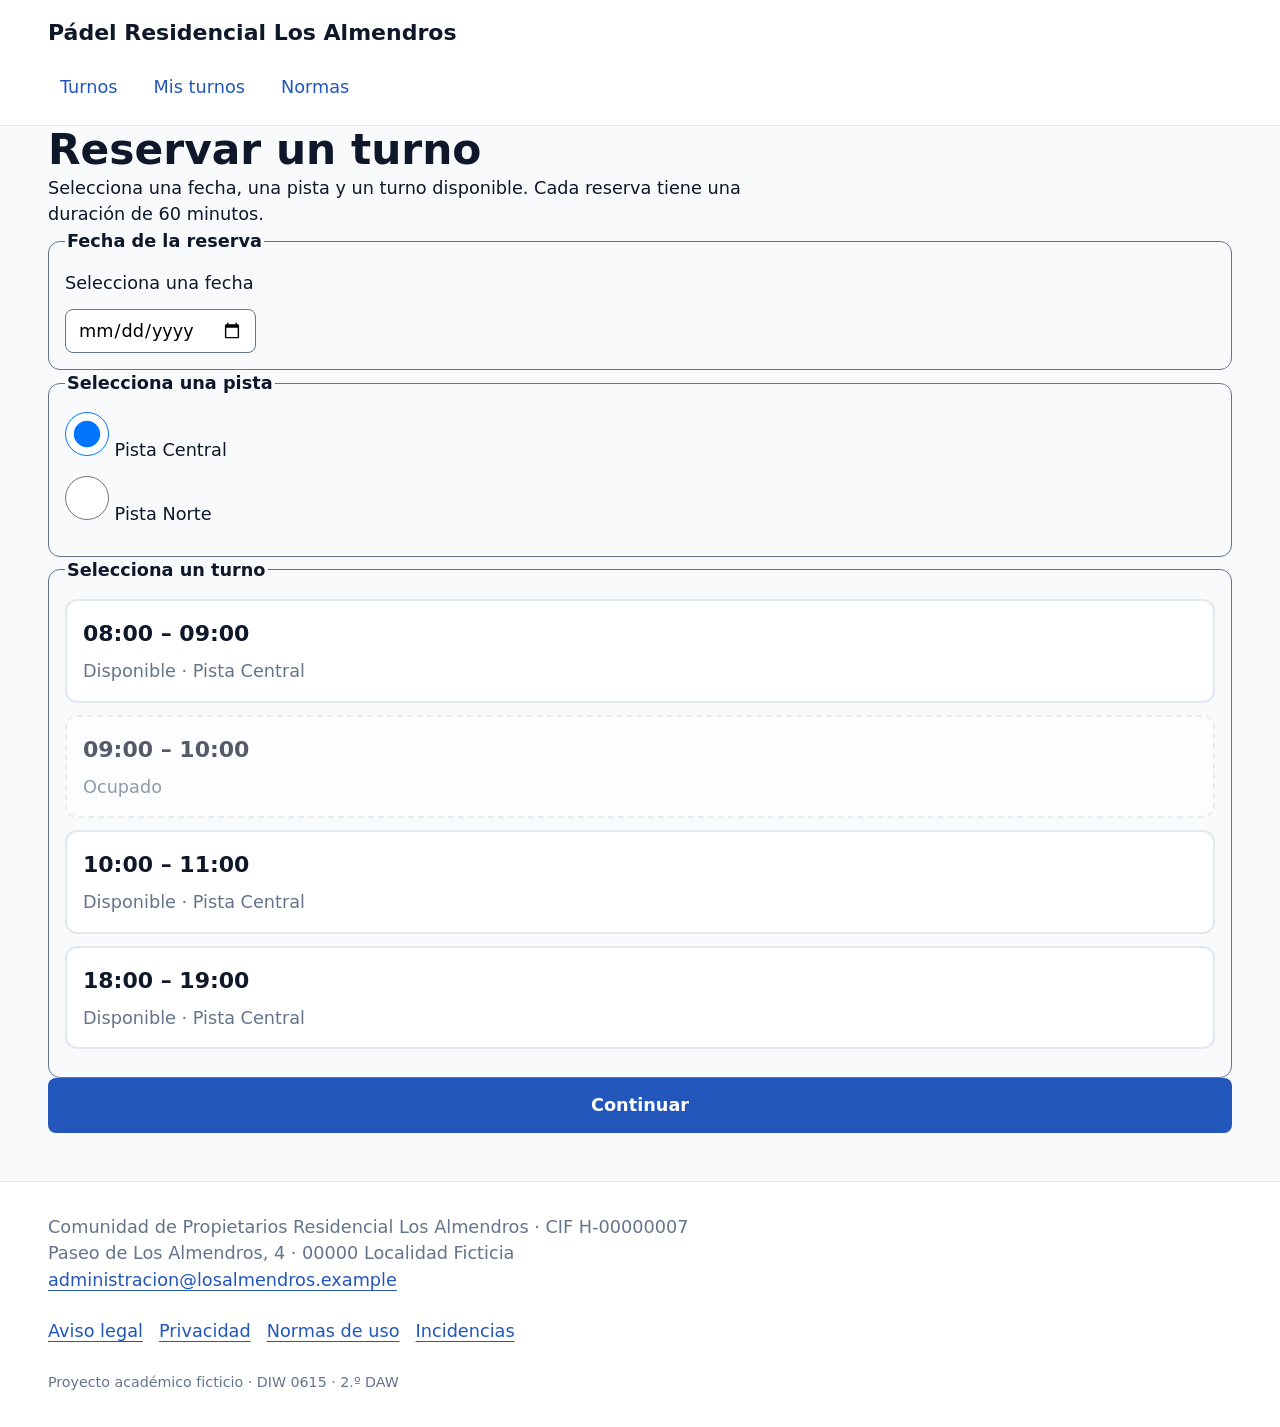
<file: index.html>
<!doctype html>
<html lang="es">
<head>
  <meta charset="utf-8">
  <meta name="viewport" content="width=device-width, initial-scale=1">

  <!-- Título único que identifica la página en el navegador. -->
  <title>Turnos · Pádel Residencial Los Almendros</title>

  <!-- Hoja de estilos generada desde los archivos SCSS. -->
  <link rel="stylesheet" href="css/estilos.css">
</head>

<body>
  <!-- Permite saltar directamente al contenido usando el teclado. -->
  <a class="salto" href="#contenido">Saltar al contenido</a>

  <!-- Cabecera común del portal. -->
  <header class="cabecera">
    <div class="cabecera__interior contenedor">
      <!-- La marca enlaza con la página principal. -->
      <a class="cabecera__marca" href="index.html">
        Pádel Residencial Los Almendros
      </a>

      <!-- Navegación principal presente en todas las páginas. -->
      <nav class="menu" aria-label="Principal">
        <ul class="menu__lista">
          <li>
            <a
              class="menu__enlace"
              href="index.html"
              aria-current="page"
            >
              Turnos
            </a>
          </li>
          <li>
            <a class="menu__enlace" href="mis-turnos.html">
              Mis turnos
            </a>
          </li>
          <li>
            <a class="menu__enlace" href="normas.html">
              Normas
            </a>
          </li>
        </ul>
      </nav>
    </div>
  </header>

  <!-- Página para seleccionar la fecha, la pista y el turno. -->
  <main id="contenido" class="turnos contenedor">
    <h1>Reservar un turno</h1>

    <p>
      Selecciona una fecha, una pista y un turno disponible.
      Cada reserva tiene una duración de 60 minutos.
    </p>

    <!-- Envía la selección a la página de confirmación. -->
    <form
      class="turnos__formulario"
      action="reservas.html"
      method="get"
    >
      <!-- Campo para seleccionar el día de la reserva. -->
      <fieldset class="turnos__grupo">
        <legend>Fecha de la reserva</legend>

        <label for="fecha">Selecciona una fecha</label>

        <input
          id="fecha"
          name="fecha"
          type="date"
          required
        >
      </fieldset>

      <!-- Radios para elegir una de las dos pistas del residencial. -->
      <fieldset class="turnos__grupo">
        <legend>Selecciona una pista</legend>

        <label>
          <input
            type="radio"
            name="pista"
            value="central"
            checked
          >
          Pista Central
        </label>

        <label>
          <input
            type="radio"
            name="pista"
            value="norte"
          >
          Pista Norte
        </label>
      </fieldset>

      <!-- Tarjetas de turno reutilizadas desde la Fase 1. -->
      <fieldset class="turnos__grupo">
        <legend>Selecciona un turno</legend>

        <!-- Turno disponible. -->
        <label class="turno">
          <input
            class="turno__control"
            type="radio"
            name="turno"
            value="0800"
            required
          >

          <span class="turno__hora">
            08:00 – 09:00
          </span>

          <span class="turno__estado">
            Disponible · Pista Central
          </span>
        </label>

        <!-- Turno ocupado y no seleccionable. -->
        <label class="turno">
          <input
            class="turno__control"
            type="radio"
            name="turno"
            value="0900"
            disabled
          >

          <span class="turno__hora">
            09:00 – 10:00
          </span>

          <span class="turno__estado">
            Ocupado
          </span>
        </label>

        <!-- Segundo turno disponible. -->
        <label class="turno">
          <input
            class="turno__control"
            type="radio"
            name="turno"
            value="1000"
          >

          <span class="turno__hora">
            10:00 – 11:00
          </span>

          <span class="turno__estado">
            Disponible · Pista Central
          </span>
        </label>

        <!-- Tercer turno disponible. -->
        <label class="turno">
          <input
            class="turno__control"
            type="radio"
            name="turno"
            value="1800"
          >

          <span class="turno__hora">
            18:00 – 19:00
          </span>

          <span class="turno__estado">
            Disponible · Pista Central
          </span>
        </label>
      </fieldset>

      <!-- Continúa con los datos de la reserva seleccionada. -->
      <button class="boton boton--bloque" type="submit">
        Continuar
      </button>
    </form>
  </main>

  <!-- Pie común con los datos LSSI ficticios del Caso 07. -->
  <footer class="pie">
    <div class="pie__interior contenedor">
      <!-- Datos del titular ficticio del portal. -->
      <address class="pie__datos">
        Comunidad de Propietarios Residencial Los Almendros ·
        CIF H-00000007<br>
        Paseo de Los Almendros, 4 ·
        00000 Localidad Ficticia<br>

        <a href="mailto:administracion@losalmendros.example">
          administracion@losalmendros.example
        </a>
      </address>

      <!-- Navegación legal común del portal. -->
      <nav aria-label="Legal">
        <ul class="pie__enlaces">
          <li>
            <a href="aviso-legal.html">Aviso legal</a>
          </li>
          <li>
            <a href="privacidad.html">Privacidad</a>
          </li>
          <li>
            <a href="normas.html">Normas de uso</a>
          </li>
          <li>
            <a href="incidencias.html">Incidencias</a>
          </li>
        </ul>
      </nav>

      <!-- Indica que todos los datos utilizados son ficticios. -->
      <p class="pie__nota">
        <small>
          Proyecto académico ficticio · DIW 0615 · 2.º DAW
        </small>
      </p>
    </div>
  </footer>
</body>
</html>
</file>
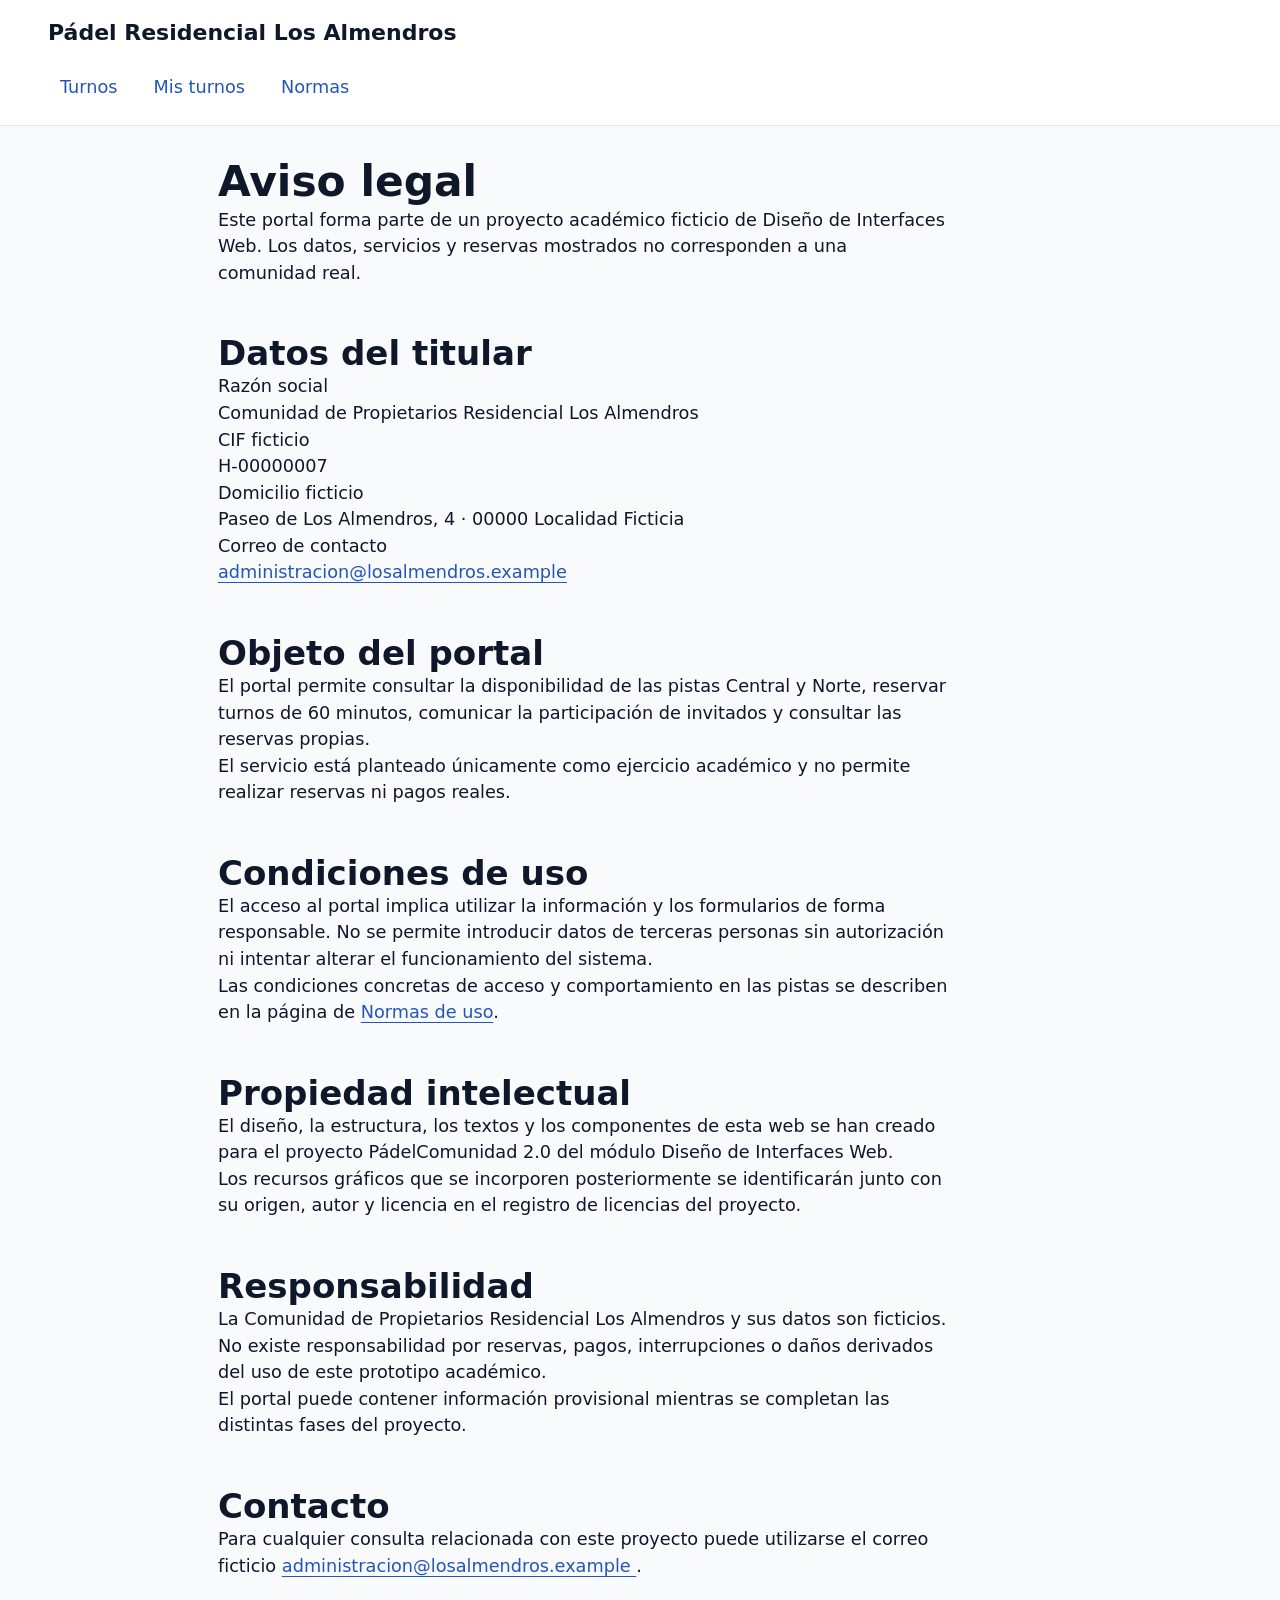
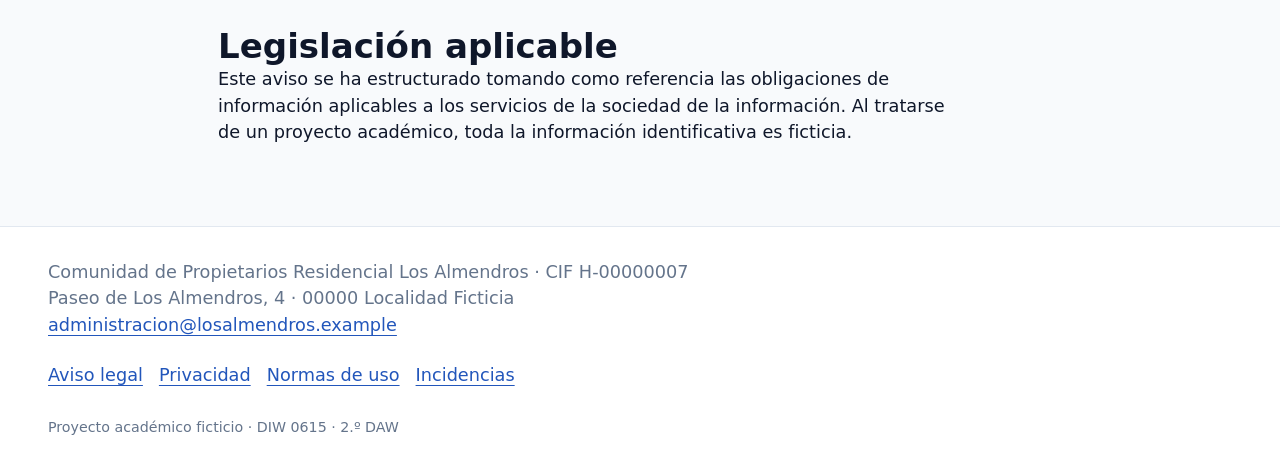
<file: aviso-legal.html>
<!doctype html>
<html lang="es">
<head>
  <meta charset="utf-8">
  <meta name="viewport" content="width=device-width, initial-scale=1">

  <!-- Título único de la página de información legal. -->
  <title>Aviso legal · Pádel Residencial Los Almendros</title>

  <!-- Hoja de estilos compilada desde los archivos SCSS. -->
  <link rel="stylesheet" href="css/estilos.css">
</head>

<body>
  <!-- Permite acceder directamente al contenido con el teclado. -->
  <a class="salto" href="#contenido">Saltar al contenido</a>

  <!-- Cabecera común del portal. -->
  <header class="cabecera">
    <div class="cabecera__interior contenedor">
      <!-- La marca enlaza con la página principal. -->
      <a class="cabecera__marca" href="index.html">
        Pádel Residencial Los Almendros
      </a>

      <!-- Navegación principal común. -->
      <nav class="menu" aria-label="Principal">
        <ul class="menu__lista">
          <li>
            <a class="menu__enlace" href="index.html">
              Turnos
            </a>
          </li>

          <li>
            <a class="menu__enlace" href="mis-turnos.html">
              Mis turnos
            </a>
          </li>

          <li>
            <a class="menu__enlace" href="normas.html">
              Normas
            </a>
          </li>
        </ul>
      </nav>
    </div>
  </header>

  <!-- Información legal del titular ficticio del portal. -->
  <main id="contenido" class="lectura contenedor">
    <h1>Aviso legal</h1>

    <p>
      Este portal forma parte de un proyecto académico ficticio de
      Diseño de Interfaces Web. Los datos, servicios y reservas
      mostrados no corresponden a una comunidad real.
    </p>

    <!-- Identifica al titular ficticio responsable del portal. -->
    <section class="lectura__seccion">
      <h2>Datos del titular</h2>

      <dl>
        <div>
          <dt>Razón social</dt>
          <dd>
            Comunidad de Propietarios Residencial Los Almendros
          </dd>
        </div>

        <div>
          <dt>CIF ficticio</dt>
          <dd>H-00000007</dd>
        </div>

        <div>
          <dt>Domicilio ficticio</dt>
          <dd>
            Paseo de Los Almendros, 4 ·
            00000 Localidad Ficticia
          </dd>
        </div>

        <div>
          <dt>Correo de contacto</dt>
          <dd>
            <a href="mailto:administracion@losalmendros.example">
              administracion@losalmendros.example
            </a>
          </dd>
        </div>
      </dl>
    </section>

    <!-- Define el objetivo del portal de reservas. -->
    <section class="lectura__seccion">
      <h2>Objeto del portal</h2>

      <p>
        El portal permite consultar la disponibilidad de las pistas
        Central y Norte, reservar turnos de 60 minutos, comunicar la
        participación de invitados y consultar las reservas propias.
      </p>

      <p>
        El servicio está planteado únicamente como ejercicio académico
        y no permite realizar reservas ni pagos reales.
      </p>
    </section>

    <!-- Establece las condiciones básicas de utilización. -->
    <section class="lectura__seccion">
      <h2>Condiciones de uso</h2>

      <p>
        El acceso al portal implica utilizar la información y los
        formularios de forma responsable. No se permite introducir
        datos de terceras personas sin autorización ni intentar alterar
        el funcionamiento del sistema.
      </p>

      <p>
        Las condiciones concretas de acceso y comportamiento en las
        pistas se describen en la página de
        <a href="normas.html">Normas de uso</a>.
      </p>
    </section>

    <!-- Aclara que el contenido se utiliza con fines académicos. -->
    <section class="lectura__seccion">
      <h2>Propiedad intelectual</h2>

      <p>
        El diseño, la estructura, los textos y los componentes de esta
        web se han creado para el proyecto PádelComunidad 2.0 del
        módulo Diseño de Interfaces Web.
      </p>

      <p>
        Los recursos gráficos que se incorporen posteriormente se
        identificarán junto con su origen, autor y licencia en el
        registro de licencias del proyecto.
      </p>
    </section>

    <!-- Limita la responsabilidad dentro del contexto ficticio. -->
    <section class="lectura__seccion">
      <h2>Responsabilidad</h2>

      <p>
        La Comunidad de Propietarios Residencial Los Almendros y sus
        datos son ficticios. No existe responsabilidad por reservas,
        pagos, interrupciones o daños derivados del uso de este
        prototipo académico.
      </p>

      <p>
        El portal puede contener información provisional mientras se
        completan las distintas fases del proyecto.
      </p>
    </section>

    <!-- Indica cómo contactar con el titular ficticio. -->
    <section class="lectura__seccion">
      <h2>Contacto</h2>

      <p>
        Para cualquier consulta relacionada con este proyecto puede
        utilizarse el correo ficticio
        <a href="mailto:administracion@losalmendros.example">
          administracion@losalmendros.example
        </a>.
      </p>
    </section>

    <!-- Indica el marco aplicable al aviso legal. -->
    <section class="lectura__seccion">
      <h2>Legislación aplicable</h2>

      <p>
        Este aviso se ha estructurado tomando como referencia las
        obligaciones de información aplicables a los servicios de la
        sociedad de la información. Al tratarse de un proyecto
        académico, toda la información identificativa es ficticia.
      </p>
    </section>
  </main>

  <!-- Pie común con los datos LSSI ficticios del Caso 07. -->
  <footer class="pie">
    <div class="pie__interior contenedor">
      <!-- Datos del titular ficticio del portal. -->
      <address class="pie__datos">
        Comunidad de Propietarios Residencial Los Almendros ·
        CIF H-00000007<br>
        Paseo de Los Almendros, 4 ·
        00000 Localidad Ficticia<br>

        <a href="mailto:administracion@losalmendros.example">
          administracion@losalmendros.example
        </a>
      </address>

      <!-- Navegación legal común del portal. -->
      <nav aria-label="Legal">
        <ul class="pie__enlaces">
          <li>
            <a href="aviso-legal.html" aria-current="page">
              Aviso legal
            </a>
          </li>

          <li>
            <a href="privacidad.html">
              Privacidad
            </a>
          </li>

          <li>
            <a href="normas.html">
              Normas de uso
            </a>
          </li>
          <li>
            <a href="incidencias.html">Incidencias</a>
          </li>
        </ul>
      </nav>

      <!-- Identifica la web como proyecto académico ficticio. -->
      <p class="pie__nota">
        <small>
          Proyecto académico ficticio · DIW 0615 · 2.º DAW
        </small>
      </p>
    </div>
  </footer>
</body>
</html>
</file>
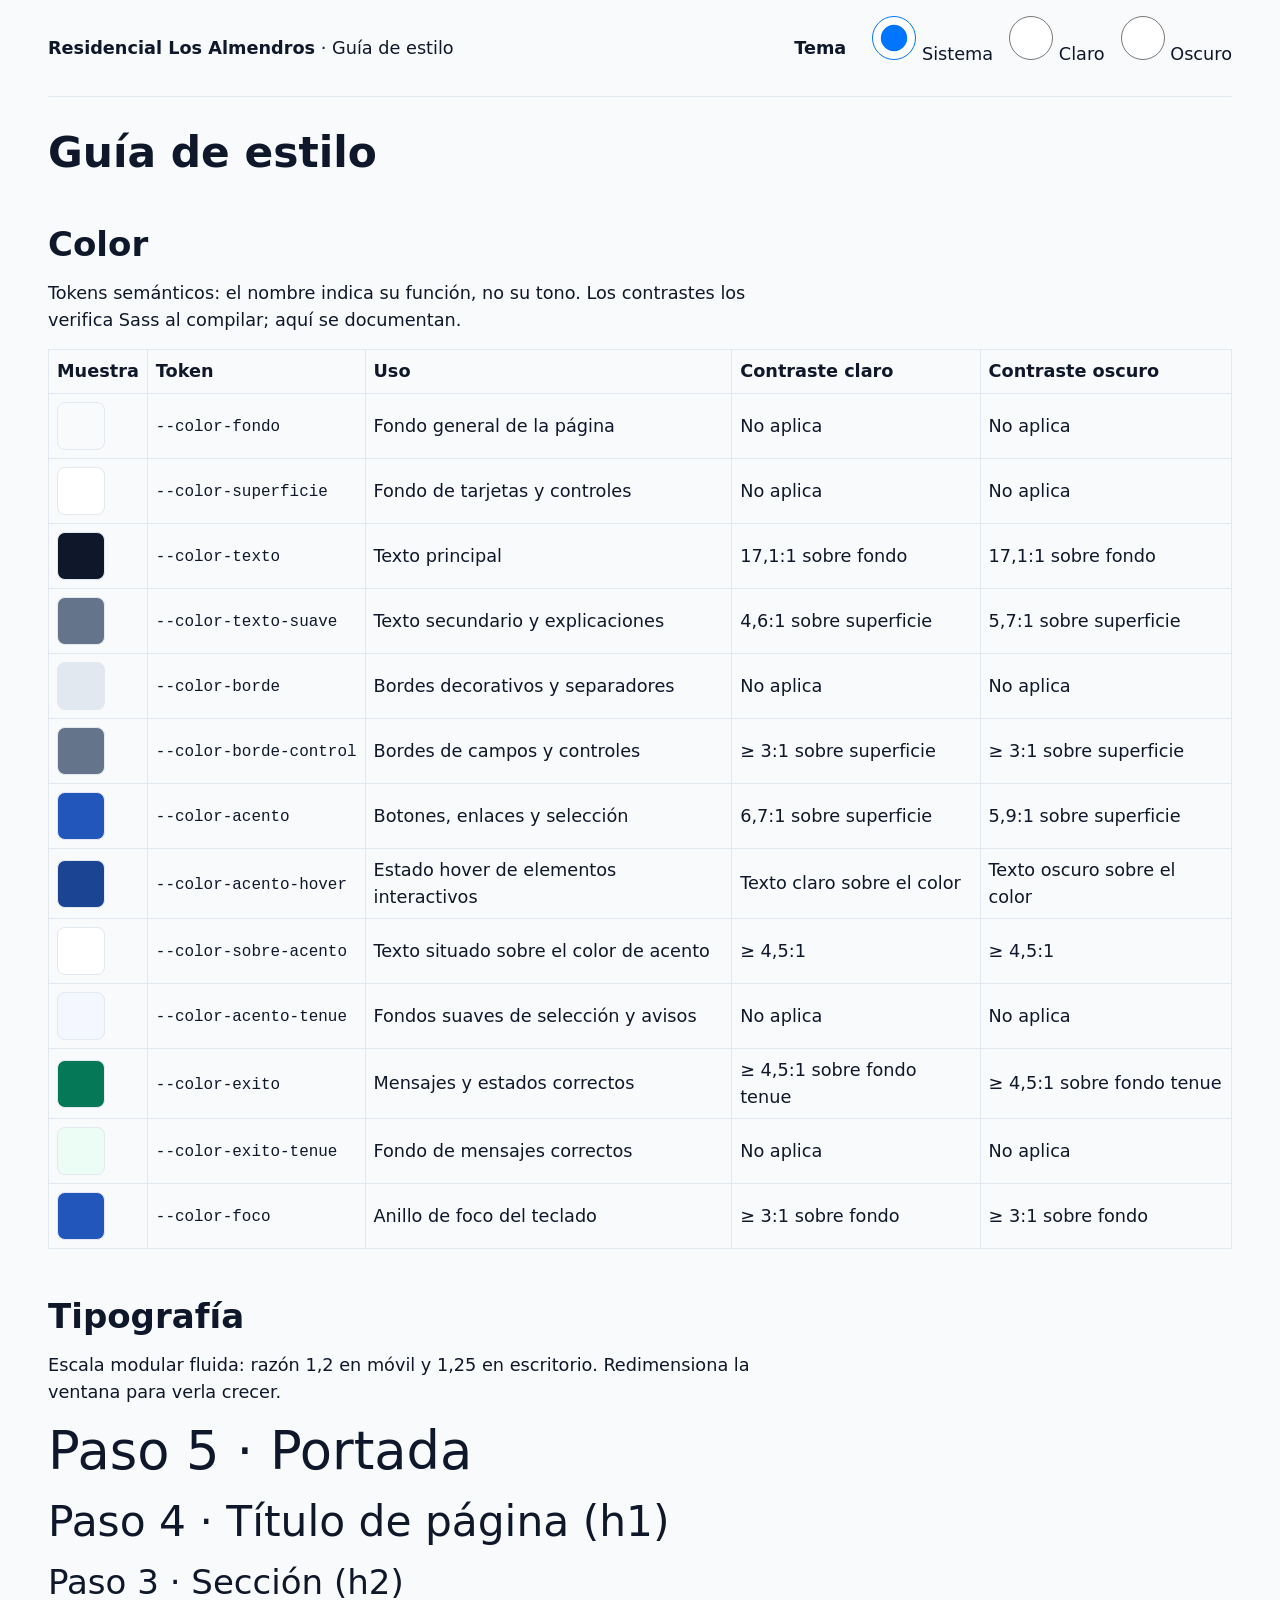
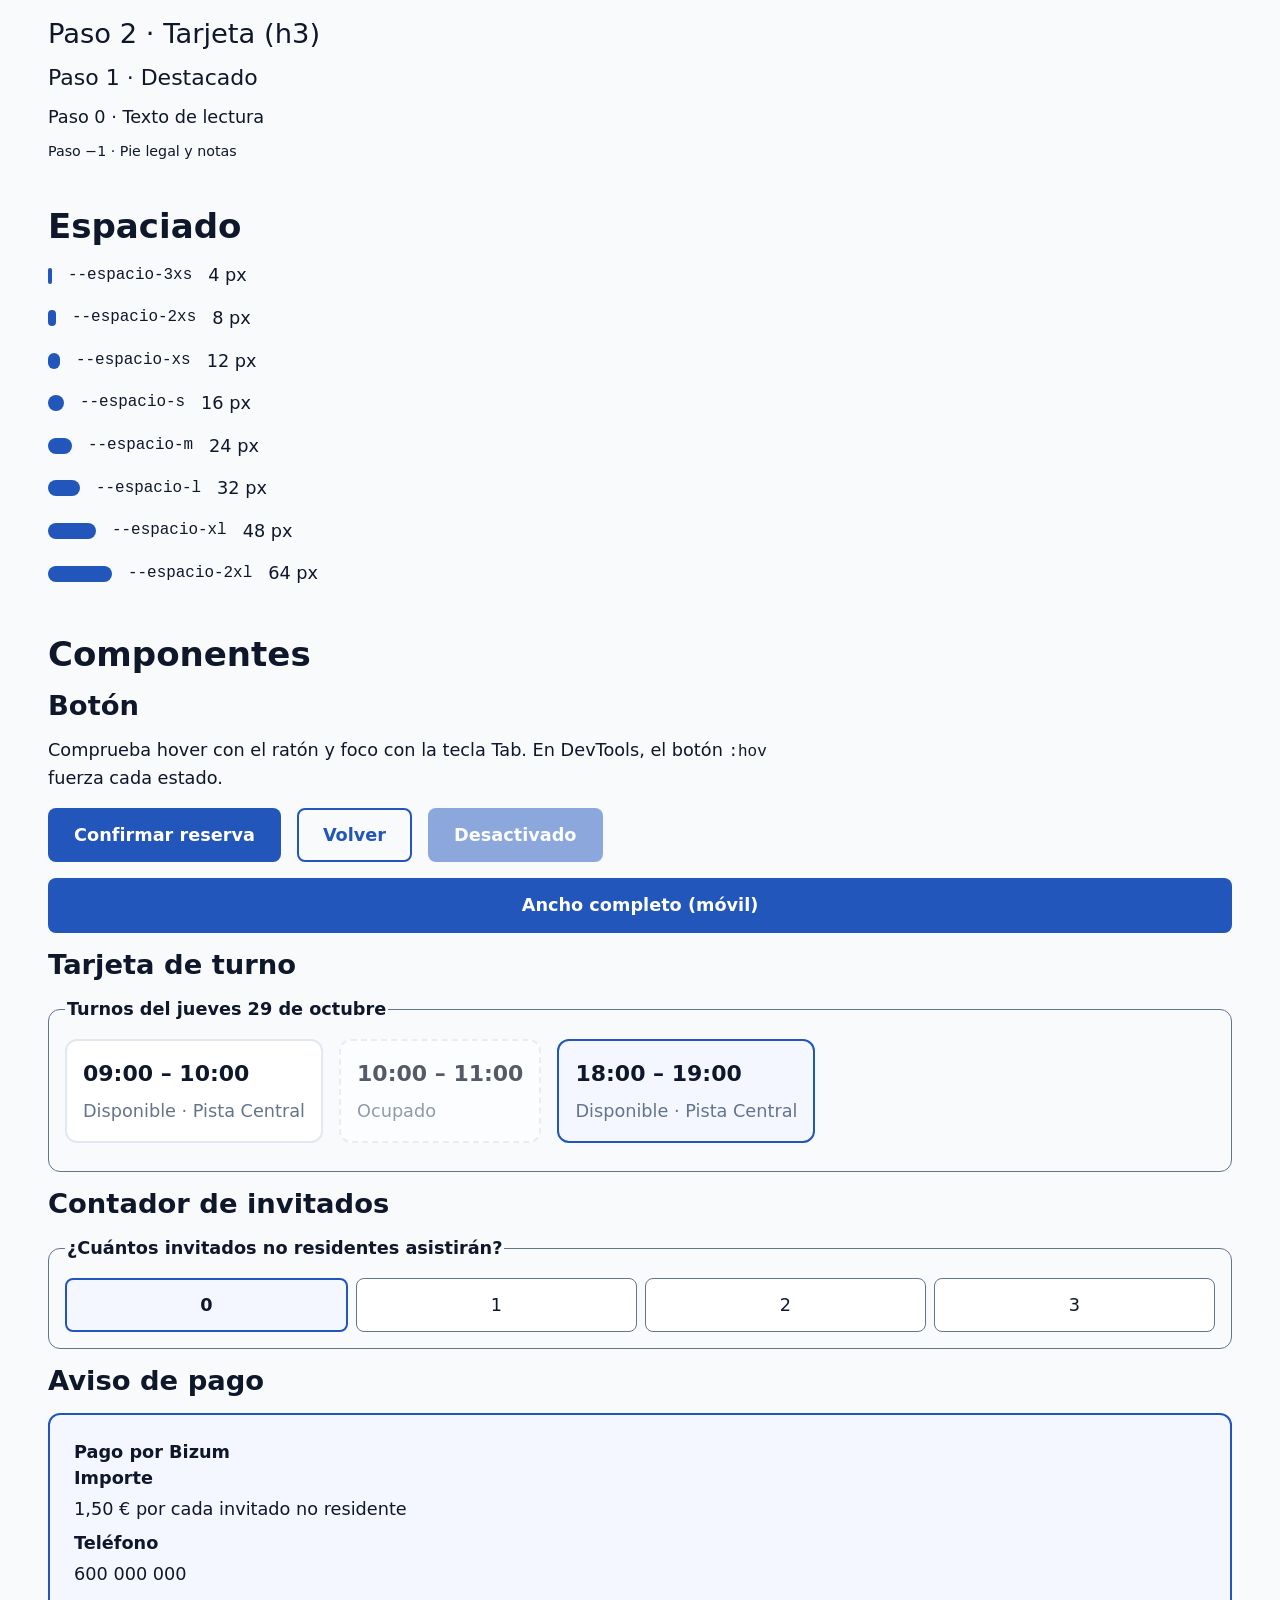
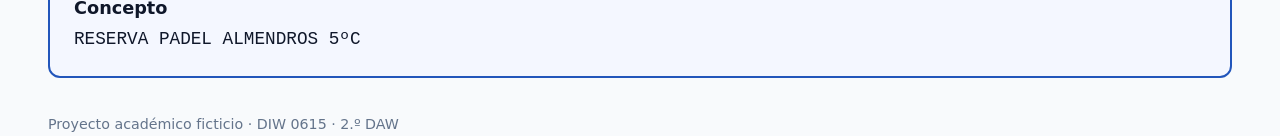
<file: guia.html>
<!doctype html>
<html lang="es">
<head>
  <meta charset="utf-8">
  <meta name="viewport" content="width=device-width, initial-scale=1">
  <!-- TODO Fase 1: nombre de la comunidad de tu ficha de caso -->
  <title>Guía de estilo · Residencial Los Almendros</title>
  <link rel="stylesheet" href="css/estilos.css">
</head>
<body>
  <!--
    GUÍA DE ESTILO VIVA
    Esta página se pinta con tus propios tokens: si cambias un valor en
    scss/abstracts/_tokens.scss, la guía cambia sola. Es la evidencia de
    que el sistema de diseño funciona (RA1 · CE d y f).
    Ruta A (Figma): debe coincidir con tus Variables y componentes.
    Ruta B (VS Code): es tu lienzo de diseño.
  -->
  <header class="guia-cabecera contenedor">
    <p><strong>Residencial Los Almendros</strong> · Guía de estilo</p>

    <!-- Selector de tema sin JavaScript: lo lee :root:has() en tokens/_index.scss -->
    <fieldset class="selector-tema">
      <legend>Tema</legend>
      <label><input type="radio" name="tema" value="sistema" checked> Sistema</label>
      <label><input type="radio" name="tema" value="claro"> Claro</label>
      <label><input type="radio" name="tema" value="oscuro"> Oscuro</label>
    </fieldset>
  </header>

  <main class="guia contenedor">
    <h1>Guía de estilo</h1>

    <!-- ===================================================== -->
    <section class="guia__seccion" aria-labelledby="color">
      <h2 id="color">Color</h2>
      <p>Tokens semánticos: el nombre indica su función, no su tono. Los contrastes los verifica Sass al compilar; aquí se documentan.</p>

      <div class="guia__desplazable" role="region" aria-label="Tabla de tokens de color" tabindex="0">
      <table class="guia__tabla">
        <thead>
          <tr>
            <th scope="col">Muestra</th>
            <th scope="col">Token</th>
            <th scope="col">Uso</th>
            <th scope="col">Contraste claro</th>
            <th scope="col">Contraste oscuro</th>
          </tr>
        </thead>
        <tbody>
          <tr>
            <td><span class="muestra" style="--muestra: var(--color-fondo)"></span></td>
            <td><code>--color-fondo</code></td>
            <td>Fondo general de la página</td>
            <td>No aplica</td>
            <td>No aplica</td>
          </tr>

          <tr>
            <td><span class="muestra" style="--muestra: var(--color-superficie)"></span></td>
            <td><code>--color-superficie</code></td>
            <td>Fondo de tarjetas y controles</td>
            <td>No aplica</td>
            <td>No aplica</td>
          </tr>

          <tr>
            <td><span class="muestra" style="--muestra: var(--color-texto)"></span></td>
            <td><code>--color-texto</code></td>
            <td>Texto principal</td>
            <td>17,1:1 sobre fondo</td>
            <td>17,1:1 sobre fondo</td>
          </tr>

          <tr>
            <td><span class="muestra" style="--muestra: var(--color-texto-suave)"></span></td>
            <td><code>--color-texto-suave</code></td>
            <td>Texto secundario y explicaciones</td>
            <td>4,6:1 sobre superficie</td>
            <td>5,7:1 sobre superficie</td>
          </tr>

          <tr>
            <td><span class="muestra" style="--muestra: var(--color-borde)"></span></td>
            <td><code>--color-borde</code></td>
            <td>Bordes decorativos y separadores</td>
            <td>No aplica</td>
            <td>No aplica</td>
          </tr>

          <tr>
            <td><span class="muestra" style="--muestra: var(--color-borde-control)"></span></td>
            <td><code>--color-borde-control</code></td>
            <td>Bordes de campos y controles</td>
            <td>≥ 3:1 sobre superficie</td>
            <td>≥ 3:1 sobre superficie</td>
          </tr>

          <tr>
            <td><span class="muestra" style="--muestra: var(--color-acento)"></span></td>
            <td><code>--color-acento</code></td>
            <td>Botones, enlaces y selección</td>
            <td>6,7:1 sobre superficie</td>
            <td>5,9:1 sobre superficie</td>
          </tr>

          <tr>
            <td><span class="muestra" style="--muestra: var(--color-acento-hover)"></span></td>
            <td><code>--color-acento-hover</code></td>
            <td>Estado hover de elementos interactivos</td>
            <td>Texto claro sobre el color</td>
            <td>Texto oscuro sobre el color</td>
          </tr>

          <tr>
            <td><span class="muestra" style="--muestra: var(--color-sobre-acento)"></span></td>
            <td><code>--color-sobre-acento</code></td>
            <td>Texto situado sobre el color de acento</td>
            <td>≥ 4,5:1</td>
            <td>≥ 4,5:1</td>
          </tr>

          <tr>
            <td><span class="muestra" style="--muestra: var(--color-acento-tenue)"></span></td>
            <td><code>--color-acento-tenue</code></td>
            <td>Fondos suaves de selección y avisos</td>
            <td>No aplica</td>
            <td>No aplica</td>
          </tr>

          <tr>
            <td><span class="muestra" style="--muestra: var(--color-exito)"></span></td>
            <td><code>--color-exito</code></td>
            <td>Mensajes y estados correctos</td>
            <td>≥ 4,5:1 sobre fondo tenue</td>
            <td>≥ 4,5:1 sobre fondo tenue</td>
          </tr>

          <tr>
            <td><span class="muestra" style="--muestra: var(--color-exito-tenue)"></span></td>
            <td><code>--color-exito-tenue</code></td>
            <td>Fondo de mensajes correctos</td>
            <td>No aplica</td>
            <td>No aplica</td>
          </tr>

          <tr>
            <td><span class="muestra" style="--muestra: var(--color-foco)"></span></td>
            <td><code>--color-foco</code></td>
            <td>Anillo de foco del teclado</td>
            <td>≥ 3:1 sobre fondo</td>
            <td>≥ 3:1 sobre fondo</td>
          </tr>
          <!-- TODO Fase 1: una fila por cada token de $tema, con su uso y sus contrastes -->
        </tbody>
      </table>
      </div>
    </section>

    <!-- ===================================================== -->
    <section class="guia__seccion" aria-labelledby="tipografia">
      <h2 id="tipografia">Tipografía</h2>
      <p>Escala modular fluida: razón 1,2 en móvil y 1,25 en escritorio. Redimensiona la ventana para verla crecer.</p>

      <p class="guia__tipo" style="--tam: var(--paso-5)">Paso 5 · Portada</p>
      <p class="guia__tipo" style="--tam: var(--paso-4)">Paso 4 · Título de página (h1)</p>
      <p class="guia__tipo" style="--tam: var(--paso-3)">Paso 3 · Sección (h2)</p>
      <p class="guia__tipo" style="--tam: var(--paso-2)">Paso 2 · Tarjeta (h3)</p>
      <p class="guia__tipo" style="--tam: var(--paso-1)">Paso 1 · Destacado</p>
      <p class="guia__tipo" style="--tam: var(--paso-0)">Paso 0 · Texto de lectura</p>
      <p class="guia__tipo" style="--tam: var(--paso-menos-1)">Paso −1 · Pie legal y notas</p>
      <!-- TODO Fase 1: justifica fuente, base y razones en docs/decisiones.md -->
    </section>

    <!-- ===================================================== -->
    <section class="guia__seccion" aria-labelledby="espaciado">
      <h2 id="espaciado">Espaciado</h2>
      <div class="guia__fila">
        <span class="barra" style="--ancho: var(--espacio-3xs)"></span>
        <code>--espacio-3xs</code> 4 px
      </div>

      <div class="guia__fila">
        <span class="barra" style="--ancho: var(--espacio-2xs)"></span>
        <code>--espacio-2xs</code> 8 px
      </div>

      <div class="guia__fila">
        <span class="barra" style="--ancho: var(--espacio-xs)"></span>
        <code>--espacio-xs</code> 12 px
      </div>

      <div class="guia__fila">
        <span class="barra" style="--ancho: var(--espacio-s)"></span>
        <code>--espacio-s</code> 16 px
      </div>

      <div class="guia__fila">
        <span class="barra" style="--ancho: var(--espacio-m)"></span>
        <code>--espacio-m</code> 24 px
      </div>

      <div class="guia__fila">
        <span class="barra" style="--ancho: var(--espacio-l)"></span>
        <code>--espacio-l</code> 32 px
      </div>

      <div class="guia__fila">
        <span class="barra" style="--ancho: var(--espacio-xl)"></span>
        <code>--espacio-xl</code> 48 px
      </div>

      <div class="guia__fila">
        <span class="barra" style="--ancho: var(--espacio-2xl)"></span>
        <code>--espacio-2xl</code> 64 px
      </div>
    </section>

    <!-- ===================================================== -->
    <section class="guia__seccion" aria-labelledby="componentes">
      <h2 id="componentes">Componentes</h2>

      <h3>Botón</h3>
      <p>Comprueba hover con el ratón y foco con la tecla Tab. En DevTools, el botón <code>:hov</code> fuerza cada estado.</p>
      <div class="guia__fila">
        <button class="boton" type="button">Confirmar reserva</button>
        <button class="boton boton--secundario" type="button">Volver</button>
        <button class="boton" type="button" disabled>Desactivado</button>
      </div>
      <button class="boton boton--bloque" type="button">Ancho completo (móvil)</button>

      <h3>Tarjeta de turno</h3>
      <!-- TODO Fase 1: completa scss/components/_turno.scss hasta que los 3 estados se distingan sin depender del color -->
      <fieldset class="guia__fila">
        <legend>Turnos del jueves 29 de octubre</legend>
        <label class="turno">
          <input class="turno__control" type="radio" name="turno" value="0900">
          <span class="turno__hora">09:00 – 10:00</span>
          <span class="turno__estado">Disponible · Pista Central</span>
        </label>
        <label class="turno">
          <input class="turno__control" type="radio" name="turno" value="1030" disabled>
          <span class="turno__hora">10:00 – 11:00</span>
          <span class="turno__estado">Ocupado</span>
        </label>
        <label class="turno">
          <input class="turno__control" type="radio" name="turno" value="1800" checked>
          <span class="turno__hora">18:00 – 19:00</span>
          <span class="turno__estado">Disponible · Pista Central</span>
        </label>
      </fieldset>

      <!-- TODO Fase 1: contador de invitados y aviso de pago -->
      <h3>Contador de invitados</h3>

      <fieldset class="invitados">
        <legend>¿Cuántos invitados no residentes asistirán?</legend>

        <label class="invitados__opcion">
          <input
            class="invitados__control"
            type="radio"
            name="invitados"
            value="0"
            checked
          >
          0
        </label>

        <label class="invitados__opcion">
          <input
            class="invitados__control"
            type="radio"
            name="invitados"
            value="1"
          >
          1
        </label>

        <label class="invitados__opcion">
          <input
            class="invitados__control"
            type="radio"
            name="invitados"
            value="2"
          >
          2
        </label>

        <label class="invitados__opcion">
          <input
            class="invitados__control"
            type="radio"
            name="invitados"
            value="3"
          >
          3
        </label>
      </fieldset>

      <h3>Aviso de pago</h3>
        <section class="aviso" aria-labelledby="titulo-pago">
      <h4 class="aviso__titulo" id="titulo-pago">
        Pago por Bizum
      </h4>
      <dl class="aviso__datos">
        <div class="aviso__dato">
          <dt class="aviso__etiqueta">Importe</dt>
          <dd class="aviso__valor">
            1,50 € por cada invitado no residente
          </dd>
        </div>
        <div class="aviso__dato">
          <dt class="aviso__etiqueta">Teléfono</dt>
          <dd class="aviso__valor">
            600 000 000
          </dd>
        </div>
        <div class="aviso__dato">
          <dt class="aviso__etiqueta">Concepto</dt>
          <dd class="aviso__valor aviso__concepto">
            RESERVA PADEL ALMENDROS 5ºC
          </dd>
        </div>
      </dl>
    </section>

    </section>
  </main>

  <footer class="contenedor">
    <p><small>Proyecto académico ficticio · DIW 0615 · 2.º DAW</small></p>
  </footer>
</body>
</html>
</file>
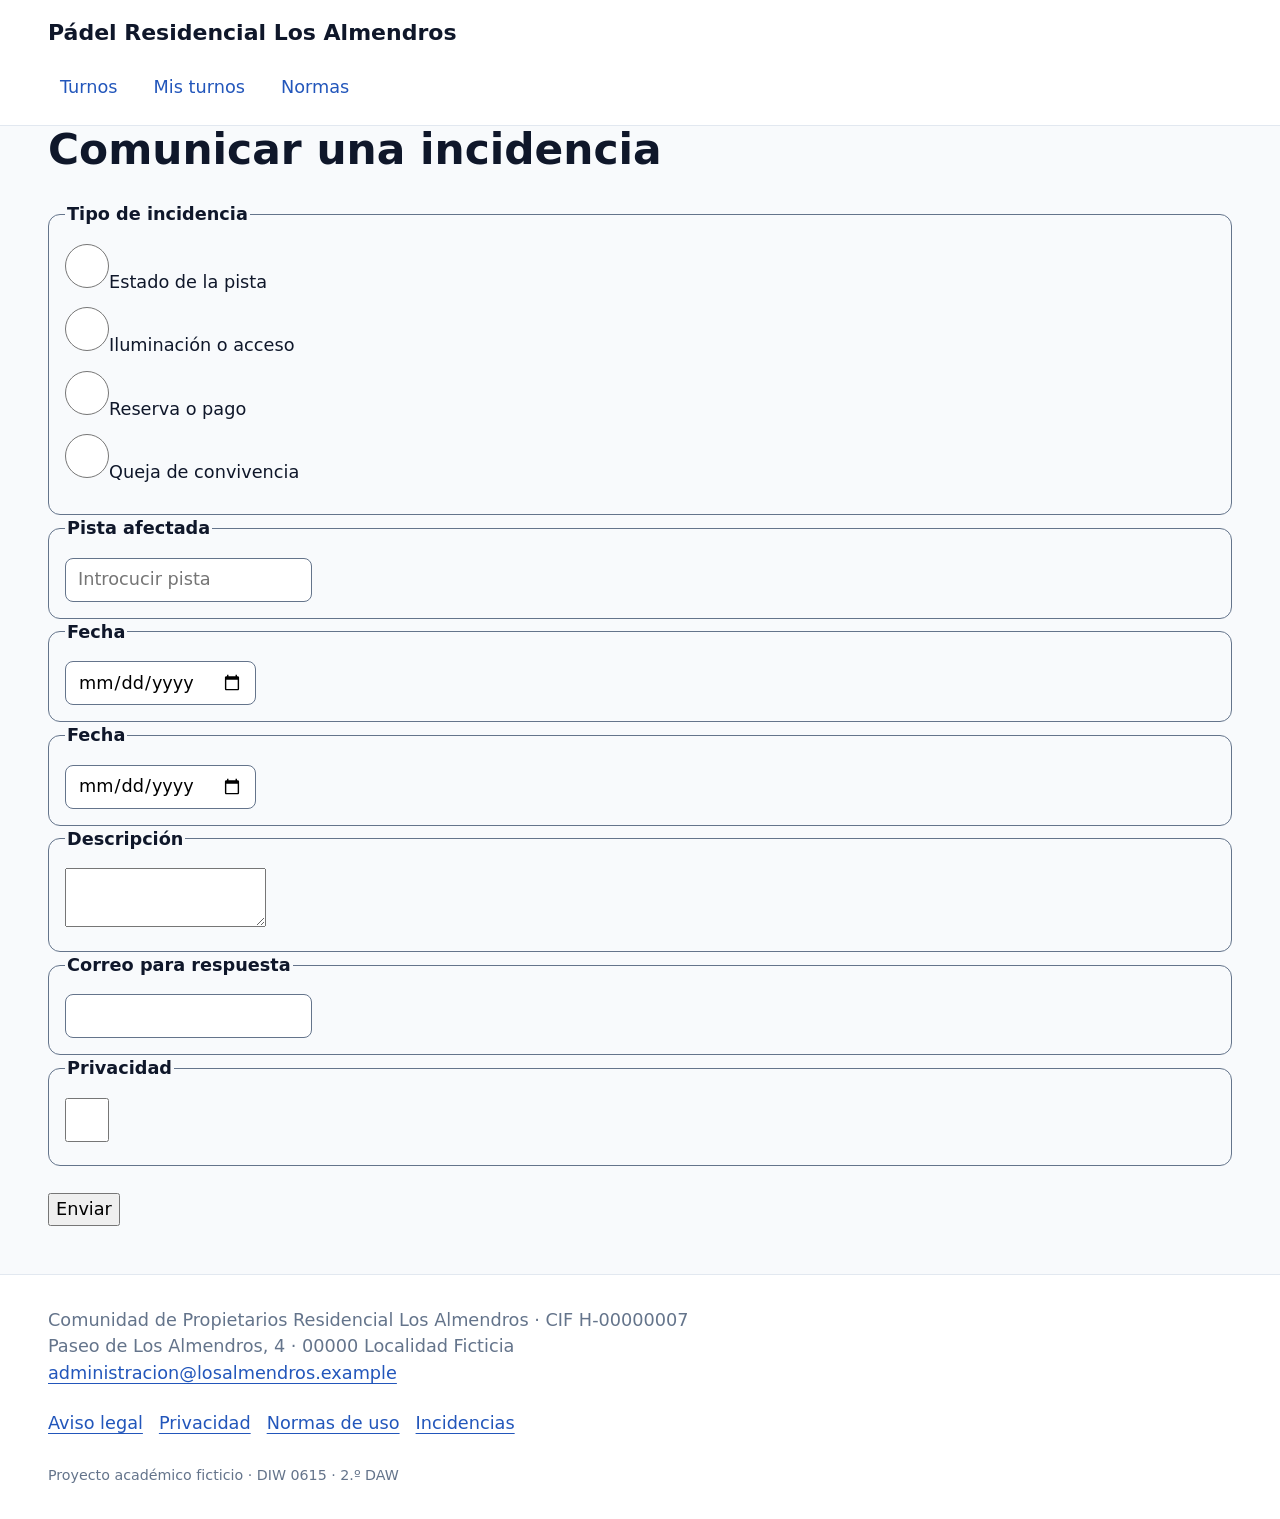
<file: incidencias.html>
<!doctype html>
<html lang="es">
<head>
  <meta charset="utf-8">
  <meta name="viewport" content="width=device-width, initial-scale=1">

  <!-- Título único que identifica la página en el navegador. -->
  <title>Incidencias · Pádel Residencial Los Almendros</title>

  <!-- Hoja de estilos generada desde los archivos SCSS. -->
  <link rel="stylesheet" href="css/estilos.css">
</head>

<body>
  <!-- Permite saltar directamente al contenido usando el teclado. -->
  <a class="salto" href="#contenido">Saltar al contenido</a>

  <!-- Cabecera común del portal. -->
  <header class="cabecera">
    <div class="cabecera__interior contenedor">
      <!-- La marca enlaza con la página principal. -->
      <a class="cabecera__marca" href="index.html">
        Pádel Residencial Los Almendros
      </a>

      <!-- Navegación principal presente en todas las páginas. -->
      <nav class="menu" aria-label="Principal">
        <ul class="menu__lista">
          <li>
            <a
              class="menu__enlace"
              href="index.html"
              aria-current="page"
            >
              Turnos
            </a>
          </li>
          <li>
            <a class="menu__enlace" href="mis-turnos.html">
              Mis turnos
            </a>
          </li>
          <li>
            <a class="menu__enlace" href="normas.html">
              Normas
            </a>
          </li>
        </ul>
      </nav>
    </div>
  </header>

  <!-- Página para seleccionar la fecha, la pista y el turno. -->
  <main id="contenido" class="turnos contenedor">
    <h1>Comunicar una incidencia</h1><br>
    <form action="incidencias.html">
      <fieldset>
        <legend>Tipo de incidencia</legend>

        <label><input type="radio">Estado de la pista</label>
        <label><input type="radio">Iluminación o acceso</label>
        <label><input type="radio">Reserva o pago</label>
        <label><input type="radio">Queja de convivencia</label>
      </fieldset>

      <fieldset>
        <legend>Pista afectada</legend>
        <input type="text" placeholder="Introcucir pista">
      </fieldset>
      <fieldset>
        <legend>Fecha</legend>
        <input type="date">
      </fieldset>
      <fieldset>
        <legend>Fecha</legend>
        <input type="date">
      </fieldset>
      <fieldset>
        <legend>Descripción</legend>
        <textarea></textarea>
      </fieldset>
      <fieldset>
        <legend>Correo para respuesta</legend>
        <input type="email" required>
      </fieldset>
      <fieldset>
        <legend>Privacidad</legend>
        <input type="checkbox" required>
      </fieldset><br>
      <button type="submit">Enviar</button>
    </form>

  </main>

  <!-- Pie común con los datos LSSI ficticios del Caso 07. -->
  <footer class="pie">
    <div class="pie__interior contenedor">
      <!-- Datos del titular ficticio del portal. -->
      <address class="pie__datos">
        Comunidad de Propietarios Residencial Los Almendros ·
        CIF H-00000007<br>
        Paseo de Los Almendros, 4 ·
        00000 Localidad Ficticia<br>

        <a href="mailto:administracion@losalmendros.example">
          administracion@losalmendros.example
        </a>
      </address>

      <!-- Navegación legal común del portal. -->
      <nav aria-label="Legal">
        <ul class="pie__enlaces">
          <li>
            <a href="aviso-legal.html">Aviso legal</a>
          </li>
          <li>
            <a href="privacidad.html">Privacidad</a>
          </li>
          <li>
            <a href="normas.html">Normas de uso</a>
          </li>
          <li>
            <a href="incidencias.html">Incidencias</a>
          </li>
        </ul>
      </nav>

      <!-- Indica que todos los datos utilizados son ficticios. -->
      <p class="pie__nota">
        <small>
          Proyecto académico ficticio · DIW 0615 · 2.º DAW
        </small>
      </p>
    </div>
  </footer>
</body>
</html>
</file>
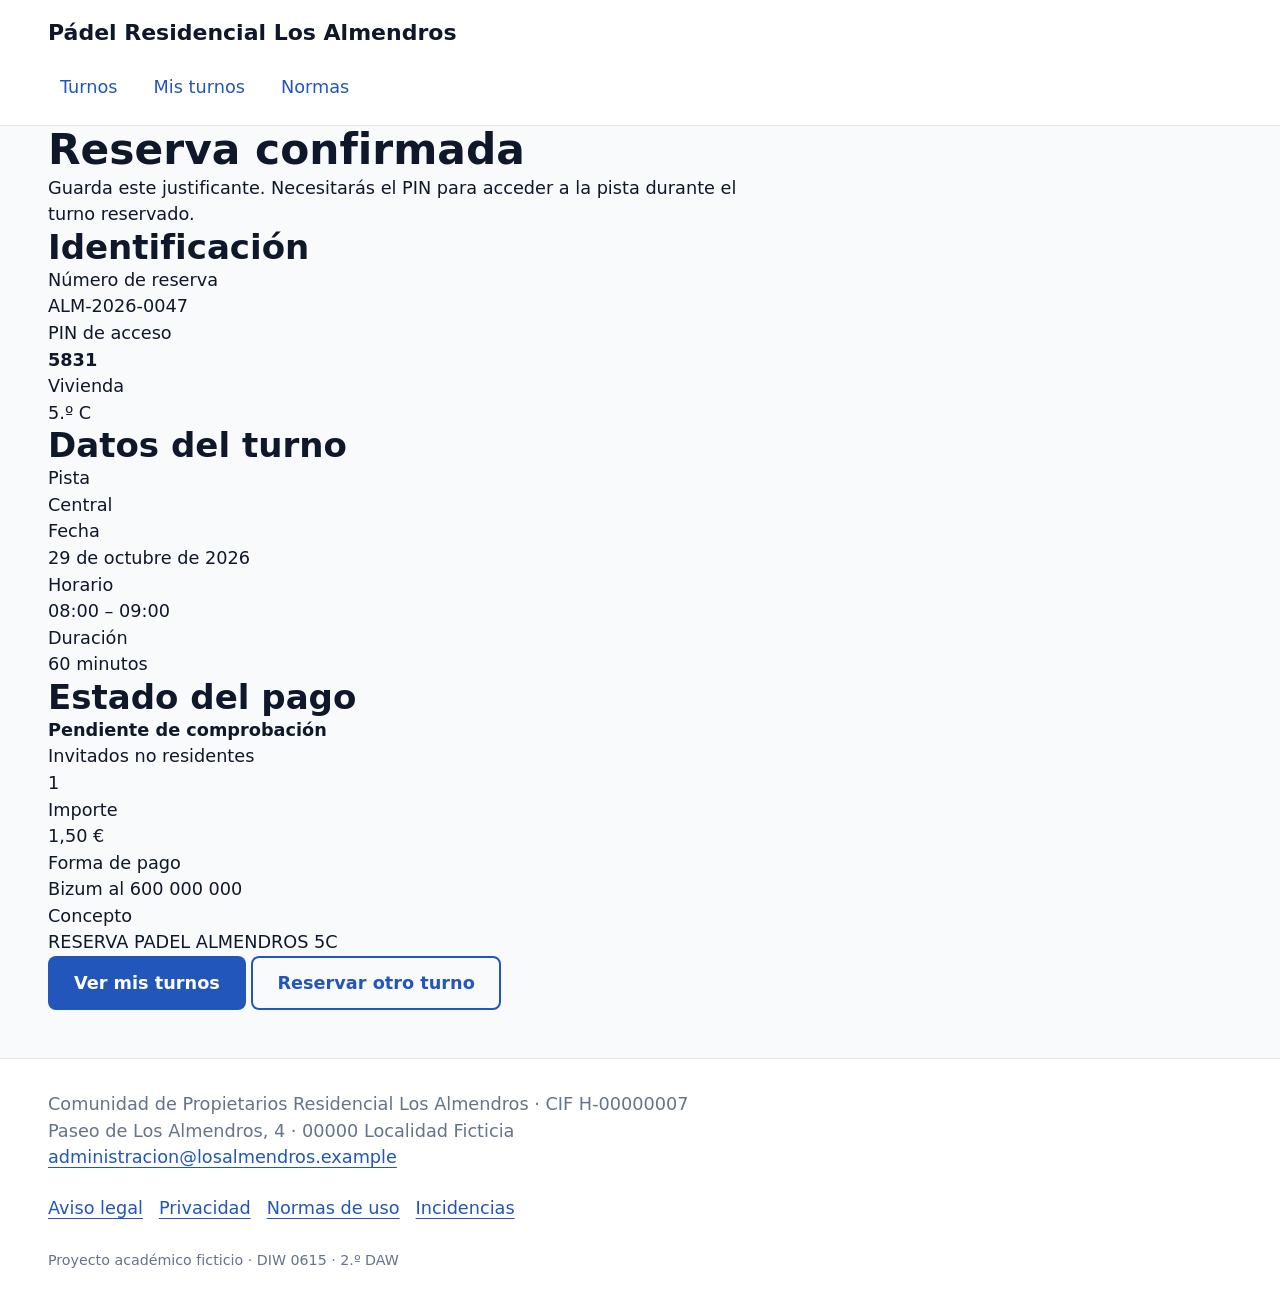
<file: justificante.html>
<!doctype html>
<html lang="es">
<head>
  <meta charset="utf-8">
  <meta name="viewport" content="width=device-width, initial-scale=1">

  <!-- Título único de la página del justificante. -->
  <title>Justificante · Pádel Residencial Los Almendros</title>

  <!-- Hoja de estilos compilada desde los archivos SCSS. -->
  <link rel="stylesheet" href="css/estilos.css">
</head>

<body>
  <!-- Permite acceder directamente al contenido con el teclado. -->
  <a class="salto" href="#contenido">Saltar al contenido</a>

  <!-- Cabecera común del portal. -->
  <header class="cabecera">
    <div class="cabecera__interior contenedor">
      <!-- La marca enlaza con la página principal. -->
      <a class="cabecera__marca" href="index.html">
        Pádel Residencial Los Almendros
      </a>

      <!-- Navegación principal común. -->
      <nav class="menu" aria-label="Principal">
        <ul class="menu__lista">
          <li>
            <a class="menu__enlace" href="index.html">
              Turnos
            </a>
          </li>

          <li>
            <a class="menu__enlace" href="mis-turnos.html">
              Mis turnos
            </a>
          </li>

          <li>
            <a class="menu__enlace" href="normas.html">
              Normas
            </a>
          </li>
        </ul>
      </nav>
    </div>
  </header>

  <!-- Justificante con los datos principales de la reserva. -->
  <main id="contenido" class="justificante contenedor">
    <h1>Reserva confirmada</h1>

    <p>
      Guarda este justificante. Necesitarás el PIN para acceder
      a la pista durante el turno reservado.
    </p>

    <!-- Identificación de la reserva realizada. -->
    <section
      class="justificante__bloque"
      aria-labelledby="titulo-identificacion"
    >
      <h2 id="titulo-identificacion">
        Identificación
      </h2>

      <dl class="justificante__datos">
        <div>
          <dt>Número de reserva</dt>
          <dd>ALM-2026-0047</dd>
        </div>

        <div>
          <dt>PIN de acceso</dt>
          <dd><strong>5831</strong></dd>
        </div>

        <div>
          <dt>Vivienda</dt>
          <dd>5.º C</dd>
        </div>
      </dl>
    </section>

    <!-- Resumen del turno asociado a la reserva. -->
    <section
      class="justificante__bloque"
      aria-labelledby="titulo-turno"
    >
      <h2 id="titulo-turno">
        Datos del turno
      </h2>

      <dl class="justificante__datos">
        <div>
          <dt>Pista</dt>
          <dd>Central</dd>
        </div>

        <div>
          <dt>Fecha</dt>
          <dd>29 de octubre de 2026</dd>
        </div>

        <div>
          <dt>Horario</dt>
          <dd>08:00 – 09:00</dd>
        </div>

        <div>
          <dt>Duración</dt>
          <dd>60 minutos</dd>
        </div>
      </dl>
    </section>

    <!-- Estado del pago correspondiente a los invitados. -->
    <section
      class="justificante__bloque"
      aria-labelledby="titulo-pago"
    >
      <h2 id="titulo-pago">
        Estado del pago
      </h2>

      <p>
        <strong>Pendiente de comprobación</strong>
      </p>

      <dl class="justificante__datos">
        <div>
          <dt>Invitados no residentes</dt>
          <dd>1</dd>
        </div>

        <div>
          <dt>Importe</dt>
          <dd>1,50 €</dd>
        </div>

        <div>
          <dt>Forma de pago</dt>
          <dd>Bizum al 600 000 000</dd>
        </div>

        <div>
          <dt>Concepto</dt>
          <dd>RESERVA PADEL ALMENDROS 5C</dd>
        </div>
      </dl>
    </section>

    <!-- Acciones disponibles después de confirmar la reserva. -->
    <div class="justificante__acciones">
      <a class="boton" href="mis-turnos.html">
        Ver mis turnos
      </a>

      <a class="boton boton--secundario" href="index.html">
        Reservar otro turno
      </a>
    </div>
  </main>

  <!-- Pie común con los datos LSSI ficticios del Caso 07. -->
  <footer class="pie">
    <div class="pie__interior contenedor">
      <!-- Datos del titular ficticio del portal. -->
      <address class="pie__datos">
        Comunidad de Propietarios Residencial Los Almendros ·
        CIF H-00000007<br>
        Paseo de Los Almendros, 4 ·
        00000 Localidad Ficticia<br>

        <a href="mailto:administracion@losalmendros.example">
          administracion@losalmendros.example
        </a>
      </address>

      <!-- Navegación legal común del portal. -->
      <nav aria-label="Legal">
        <ul class="pie__enlaces">
          <li>
            <a href="aviso-legal.html">Aviso legal</a>
          </li>

          <li>
            <a href="privacidad.html">Privacidad</a>
          </li>

          <li>
            <a href="normas.html">Normas de uso</a>
          </li>
          <li>
            <a href="incidencias.html">Incidencias</a>
          </li>
        </ul>
      </nav>

      <!-- Indica que los datos del portal son ficticios. -->
      <p class="pie__nota">
        <small>
          Proyecto académico ficticio · DIW 0615 · 2.º DAW
        </small>
      </p>
    </div>
  </footer>
</body>
</html>
</file>
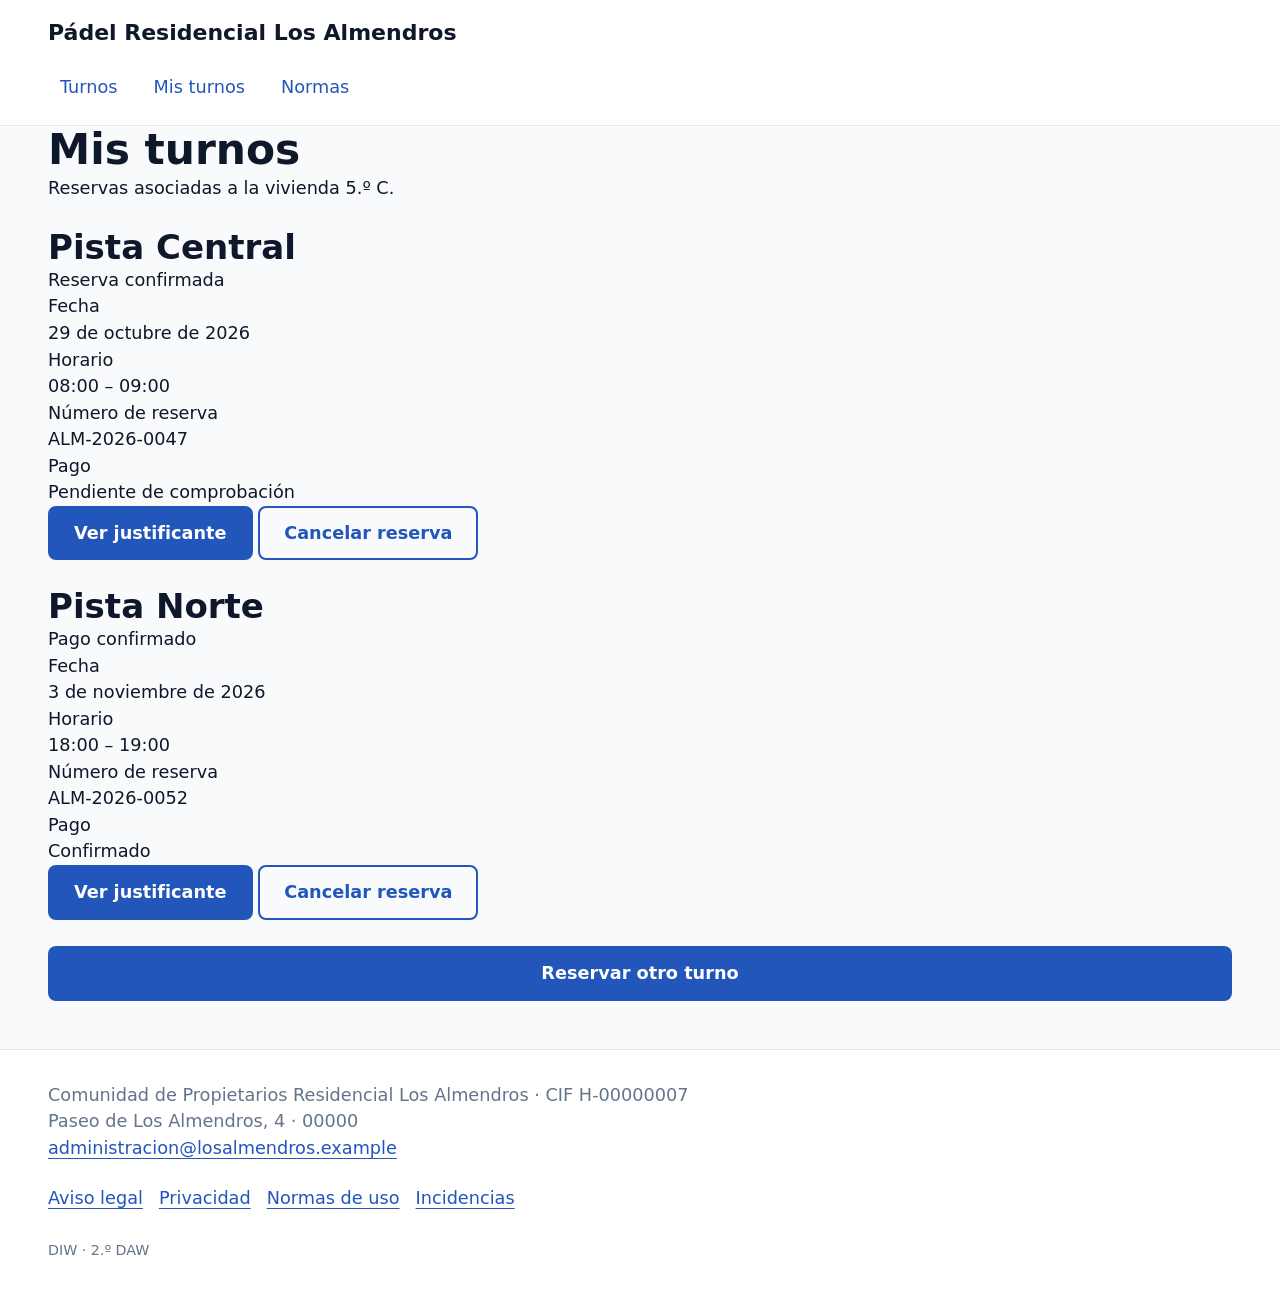
<file: mis-turnos.html>
<!doctype html>
<html lang="es">
<head>
  <meta charset="utf-8">
  <meta name="viewport" content="width=device-width, initial-scale=1">

  <!-- Título único de la página de reservas propias. -->
  <title>Mis turnos · Pádel Residencial Los Almendros</title>

  <!-- Hoja de estilos compilada desde los archivos SCSS. -->
  <link rel="stylesheet" href="css/estilos.css">
</head>

<body>
  <!-- Permite acceder directamente al contenido con el teclado. -->
  <a class="salto" href="#contenido">Saltar al contenido</a>

  <!-- Cabecera común del portal. -->
  <header class="cabecera">
    <div class="cabecera__interior contenedor">
      <!-- La marca enlaza con la página principal. -->
      <a class="cabecera__marca" href="index.html">
        Pádel Residencial Los Almendros
      </a>

      <!-- Navegación principal común. -->
      <nav class="menu" aria-label="Principal">
        <ul class="menu__lista">
          <li>
            <a class="menu__enlace" href="index.html">
              Turnos
            </a>
          </li>

          <li>
            <a
              class="menu__enlace"
              href="mis-turnos.html"
              aria-current="page"
            >
              Mis turnos
            </a>
          </li>

          <li>
            <a class="menu__enlace" href="normas.html">
              Normas
            </a>
          </li>
        </ul>
      </nav>
    </div>
  </header>

  <!-- Listado de reservas asociadas a la vivienda del usuario. -->
  <main id="contenido" class="mis-turnos contenedor">
    <h1>Mis turnos</h1>

    <p>
      Reservas asociadas a la vivienda 5.º C.
    </p>
    <br>
    <!-- Primera reserva activa del usuario. -->
    <article class="reserva-propia">
      <header class="reserva-propia__cabecera">
        <h2 class="reserva-propia__titulo">
          Pista Central
        </h2>

        <p class="reserva-propia__estado">
          Reserva confirmada
        </p>
      </header>

      <!-- Datos principales de la reserva. -->
      <dl class="reserva-propia__datos">
        <div>
          <dt>Fecha</dt>
          <dd>29 de octubre de 2026</dd>
        </div>

        <div>
          <dt>Horario</dt>
          <dd>08:00 – 09:00</dd>
        </div>

        <div>
          <dt>Número de reserva</dt>
          <dd>ALM-2026-0047</dd>
        </div>

        <div>
          <dt>Pago</dt>
          <dd>Pendiente de comprobación</dd>
        </div>
      </dl>

      <!-- Acciones disponibles para esta reserva. -->
      <div class="reserva-propia__acciones">
        <a class="boton" href="justificante.html">
          Ver justificante
        </a>

        <button
          class="boton boton--secundario"
          type="button"
        >
          Cancelar reserva
        </button>
      </div>
    </article>
    <br>
    <!-- Segunda reserva para mostrar un estado diferente. -->
    <article class="reserva-propia">
      <header class="reserva-propia__cabecera">
        <h2 class="reserva-propia__titulo">
          Pista Norte
        </h2>

        <p class="reserva-propia__estado">
          Pago confirmado
        </p>
      </header>

      <!-- Datos principales de la segunda reserva. -->
      <dl class="reserva-propia__datos">
        <div>
          <dt>Fecha</dt>
          <dd>3 de noviembre de 2026</dd>
        </div>

        <div>
          <dt>Horario</dt>
          <dd>18:00 – 19:00</dd>
        </div>

        <div>
          <dt>Número de reserva</dt>
          <dd>ALM-2026-0052</dd>
        </div>

        <div>
          <dt>Pago</dt>
          <dd>Confirmado</dd>
        </div>
      </dl>

      <!-- Acciones disponibles para la segunda reserva. -->
      <div class="reserva-propia__acciones">
        <a class="boton" href="justificante.html">
          Ver justificante
        </a>

        <button
          class="boton boton--secundario"
          type="button"
        >
          Cancelar reserva
        </button>
      </div>
    </article>
    <br>
    <!-- Enlace para iniciar una reserva nueva. -->
    <a class="boton boton--bloque" href="index.html">
      Reservar otro turno
    </a>
  </main>

  <!-- Pie común con los datos LSSI ficticios del Caso 07. -->
  <footer class="pie">
    <div class="pie__interior contenedor">
      <!-- Datos del titular ficticio del portal. -->
      <address class="pie__datos">
        Comunidad de Propietarios Residencial Los Almendros ·
        CIF H-00000007<br>
        Paseo de Los Almendros, 4 ·
        00000<br>

        <a href="mailto:administracion@losalmendros.example">
          administracion@losalmendros.example
        </a>
      </address>

      <!-- Navegación legal común del portal. -->
      <nav aria-label="Legal">
        <ul class="pie__enlaces">
          <li>
            <a href="aviso-legal.html">Aviso legal</a>
          </li>

          <li>
            <a href="privacidad.html">Privacidad</a>
          </li>

          <li>
            <a href="normas.html">Normas de uso</a>
          </li>
          <li>
            <a href="incidencias.html">Incidencias</a>
          </li>
        </ul>
      </nav>

      <!-- Identifica la web como proyecto académico ficticio. -->
      <p class="pie__nota">
        <small>
          DIW · 2.º DAW
        </small>
      </p>
    </div>
  </footer>
</body>
</html>
</file>
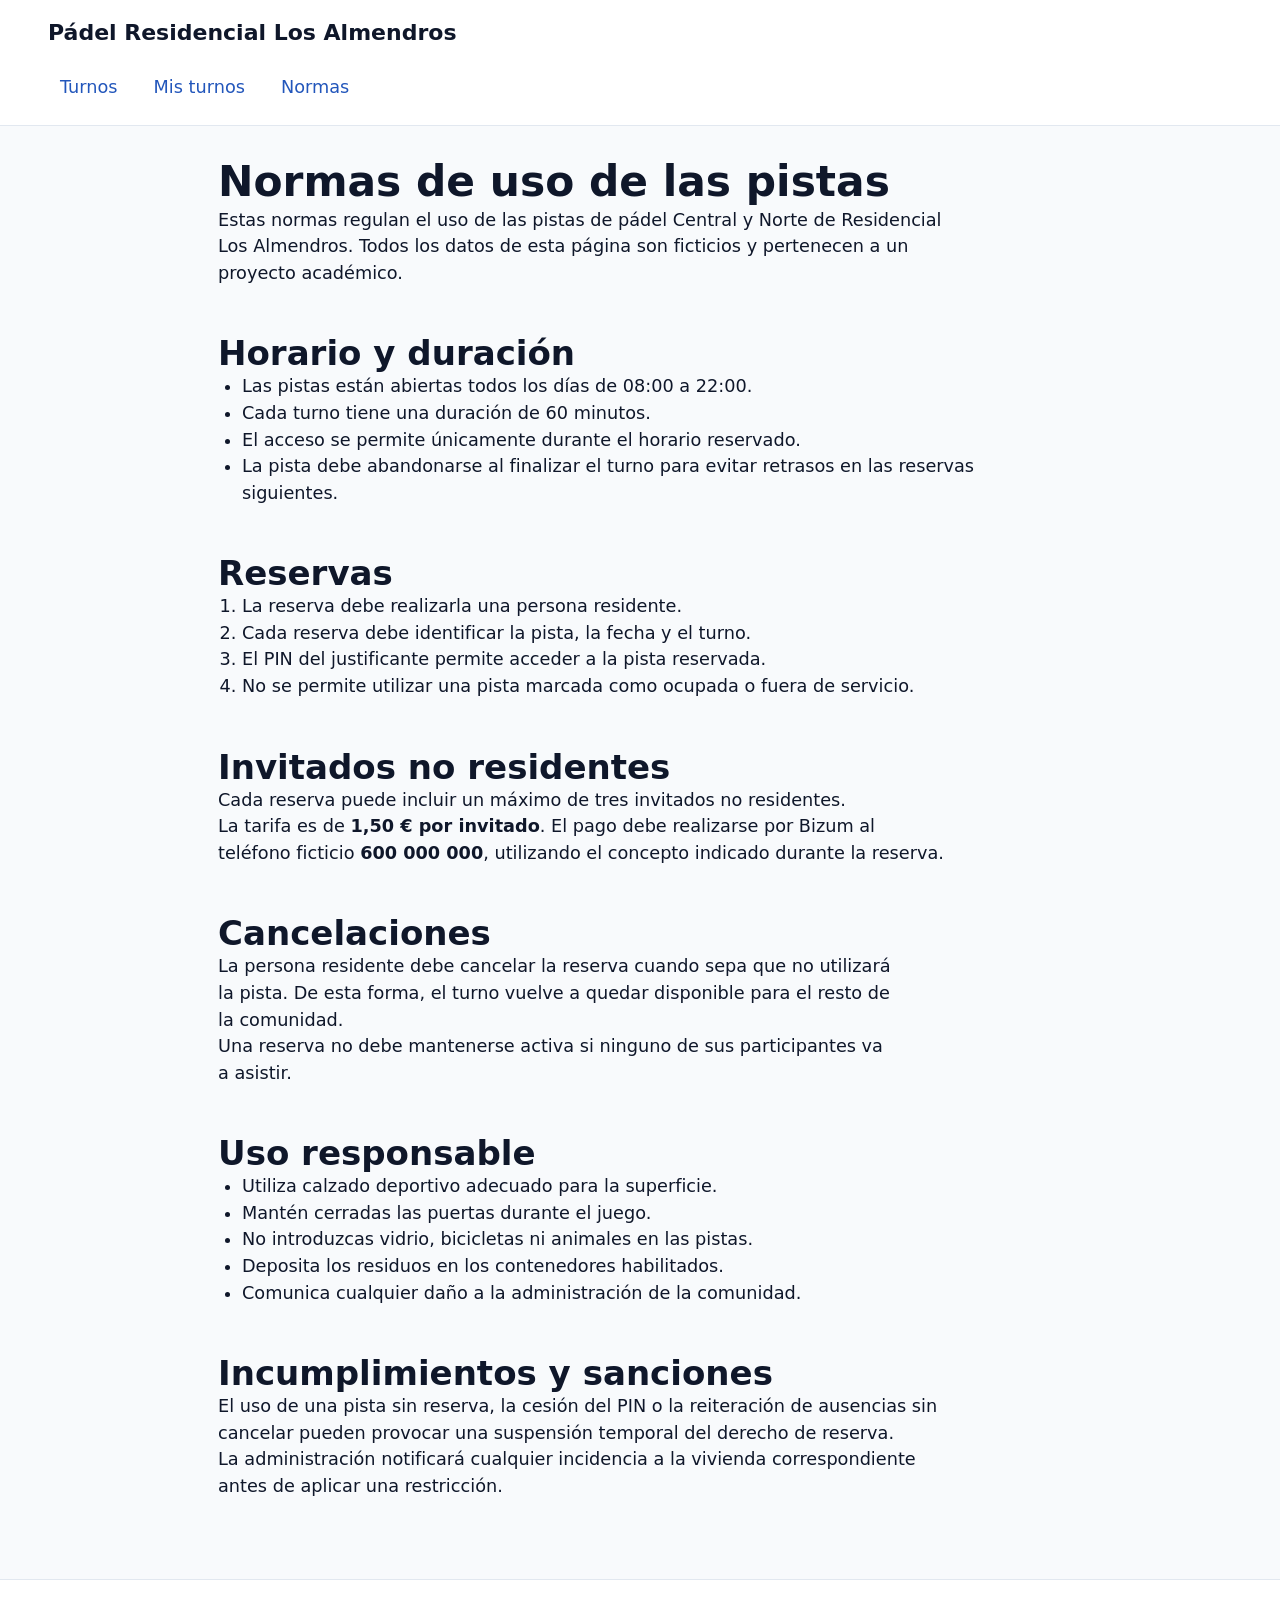
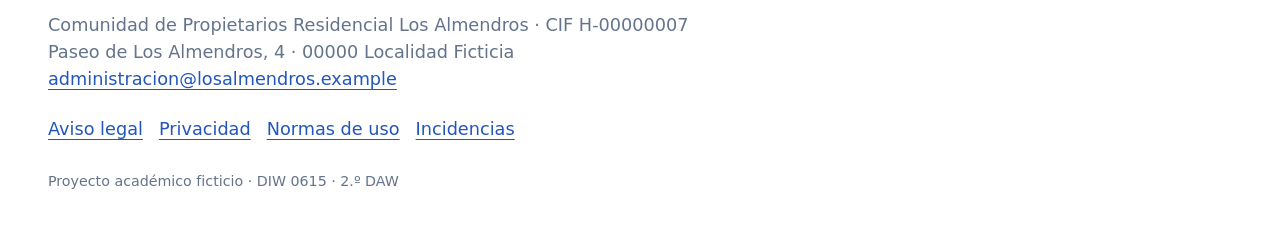
<file: normas.html>
<!doctype html>
<html lang="es">
<head>
  <meta charset="utf-8">
  <meta name="viewport" content="width=device-width, initial-scale=1">

  <!-- Título único de la página de normas. -->
  <title>Normas de uso · Pádel Residencial Los Almendros</title>

  <!-- Hoja de estilos compilada desde los archivos SCSS. -->
  <link rel="stylesheet" href="css/estilos.css">
</head>

<body>
  <!-- Permite acceder directamente al contenido con el teclado. -->
  <a class="salto" href="#contenido">Saltar al contenido</a>

  <!-- Cabecera común del portal. -->
  <header class="cabecera">
    <div class="cabecera__interior contenedor">
      <!-- La marca enlaza con la página principal. -->
      <a class="cabecera__marca" href="index.html">
        Pádel Residencial Los Almendros
      </a>

      <!-- Navegación principal común. -->
      <nav class="menu" aria-label="Principal">
        <ul class="menu__lista">
          <li>
            <a class="menu__enlace" href="index.html">
              Turnos
            </a>
          </li>

          <li>
            <a class="menu__enlace" href="mis-turnos.html">
              Mis turnos
            </a>
          </li>

          <li>
            <a
              class="menu__enlace"
              href="normas.html"
              aria-current="page"
            >
              Normas
            </a>
          </li>
        </ul>
      </nav>
    </div>
  </header>

  <!-- Página de lectura con las normas de uso de las pistas. -->
  <main id="contenido" class="lectura contenedor">
    <h1>Normas de uso de las pistas</h1>

    <p>
      Estas normas regulan el uso de las pistas de pádel Central
      y Norte de Residencial Los Almendros. Todos los datos de
      esta página son ficticios y pertenecen a un proyecto académico.
    </p>

    <!-- Información sobre el horario y la duración de las reservas. -->
    <section class="lectura__seccion">
      <h2>Horario y duración</h2>

      <ul>
        <li>
          Las pistas están abiertas todos los días de 08:00 a 22:00.
        </li>

        <li>
          Cada turno tiene una duración de 60 minutos.
        </li>

        <li>
          El acceso se permite únicamente durante el horario reservado.
        </li>

        <li>
          La pista debe abandonarse al finalizar el turno para evitar
          retrasos en las reservas siguientes.
        </li>
      </ul>
    </section>

    <!-- Condiciones necesarias para crear y utilizar una reserva. -->
    <section class="lectura__seccion">
      <h2>Reservas</h2>

      <ol>
        <li>
          La reserva debe realizarla una persona residente.
        </li>

        <li>
          Cada reserva debe identificar la pista, la fecha y el turno.
        </li>

        <li>
          El PIN del justificante permite acceder a la pista reservada.
        </li>

        <li>
          No se permite utilizar una pista marcada como ocupada
          o fuera de servicio.
        </li>
      </ol>
    </section>

    <!-- Reglas aplicables a participantes que no viven en la comunidad. -->
    <section class="lectura__seccion">
      <h2>Invitados no residentes</h2>

      <p>
        Cada reserva puede incluir un máximo de tres invitados
        no residentes.
      </p>

      <p>
        La tarifa es de <strong>1,50 € por invitado</strong>. El pago
        debe realizarse por Bizum al teléfono ficticio
        <strong>600 000 000</strong>, utilizando el concepto indicado
        durante la reserva.
      </p>
    </section>

    <!-- Condiciones para dejar libre una pista reservada. -->
    <section class="lectura__seccion">
      <h2>Cancelaciones</h2>

      <p>
        La persona residente debe cancelar la reserva cuando sepa que
        no utilizará la pista. De esta forma, el turno vuelve a quedar
        disponible para el resto de la comunidad.
      </p>

      <p>
        Una reserva no debe mantenerse activa si ninguno de sus
        participantes va a asistir.
      </p>
    </section>

    <!-- Reglas básicas de comportamiento y conservación. -->
    <section class="lectura__seccion">
      <h2>Uso responsable</h2>

      <ul>
        <li>
          Utiliza calzado deportivo adecuado para la superficie.
        </li>

        <li>
          Mantén cerradas las puertas durante el juego.
        </li>

        <li>
          No introduzcas vidrio, bicicletas ni animales en las pistas.
        </li>

        <li>
          Deposita los residuos en los contenedores habilitados.
        </li>

        <li>
          Comunica cualquier daño a la administración de la comunidad.
        </li>
      </ul>
    </section>

    <!-- Consecuencias del incumplimiento reiterado de las normas. -->
    <section class="lectura__seccion">
      <h2>Incumplimientos y sanciones</h2>

      <p>
        El uso de una pista sin reserva, la cesión del PIN o la
        reiteración de ausencias sin cancelar pueden provocar una
        suspensión temporal del derecho de reserva.
      </p>

      <p>
        La administración notificará cualquier incidencia a la
        vivienda correspondiente antes de aplicar una restricción.
      </p>
    </section>
  </main>

  <!-- Pie común con los datos LSSI ficticios del Caso 07. -->
  <footer class="pie">
    <div class="pie__interior contenedor">
      <!-- Datos del titular ficticio del portal. -->
      <address class="pie__datos">
        Comunidad de Propietarios Residencial Los Almendros ·
        CIF H-00000007<br>
        Paseo de Los Almendros, 4 ·
        00000 Localidad Ficticia<br>

        <a href="mailto:administracion@losalmendros.example">
          administracion@losalmendros.example
        </a>
      </address>

      <!-- Navegación legal común del portal. -->
      <nav aria-label="Legal">
        <ul class="pie__enlaces">
          <li>
            <a href="aviso-legal.html">Aviso legal</a>
          </li>

          <li>
            <a href="privacidad.html">Privacidad</a>
          </li>

          <li>
            <a href="normas.html" aria-current="page">
              Normas de uso
            </a>
          </li>
          <li>
            <a href="incidencias.html">Incidencias</a>
          </li>
        </ul>
      </nav>

      <!-- Identifica la web como proyecto académico ficticio. -->
      <p class="pie__nota">
        <small>
          Proyecto académico ficticio · DIW 0615 · 2.º DAW
        </small>
      </p>
    </div>
  </footer>
</body>
</html>
</file>
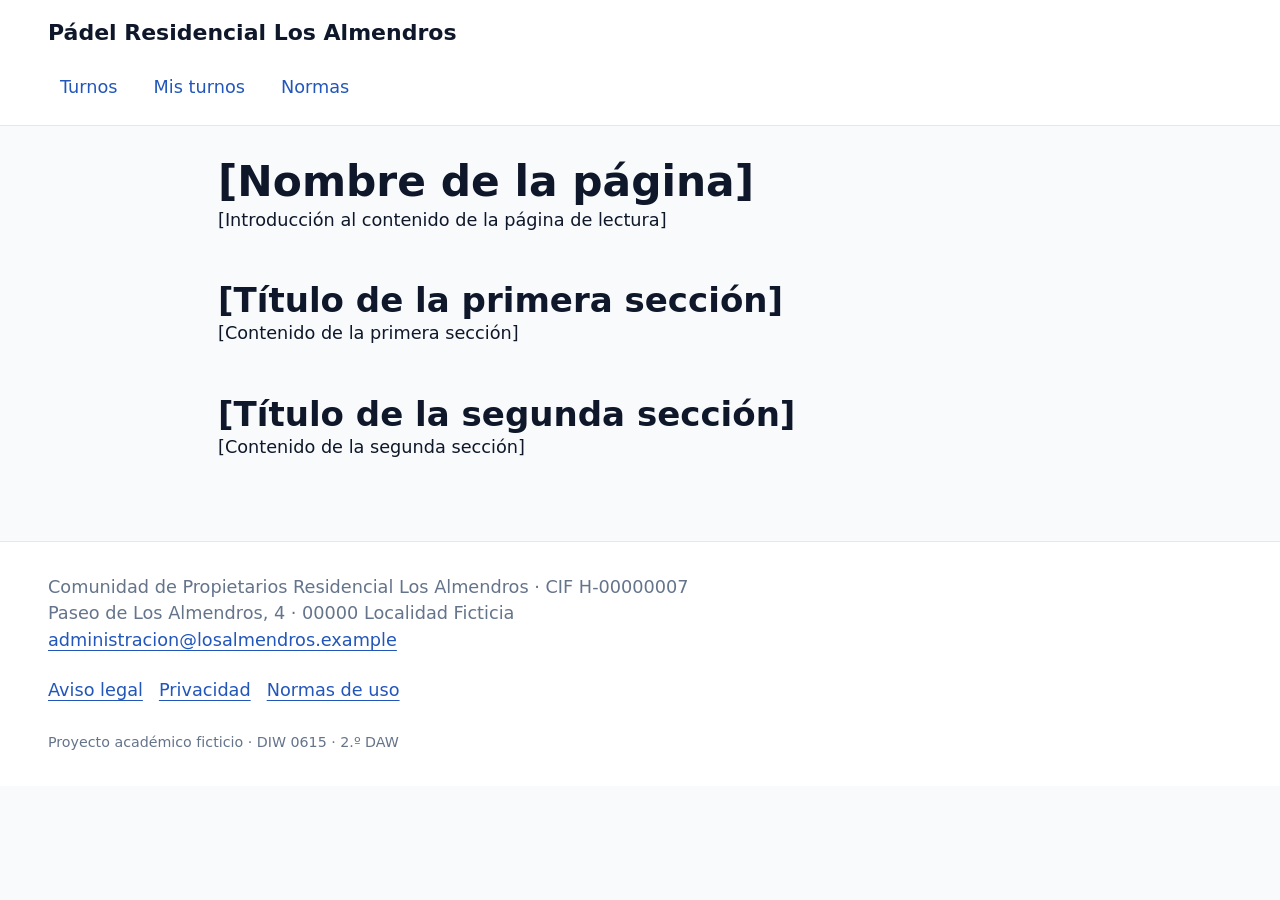
<file: plantilla-tarea.html>
<!doctype html>
<html lang="es">
<head>
  <meta charset="utf-8">
  <meta name="viewport" content="width=device-width, initial-scale=1">

  <!-- Título provisional que se sustituirá en cada página de lectura. -->
  <title>[Nombre de la página] · Pádel Residencial Los Almendros</title>

  <!-- Hoja de estilos generada a partir de los archivos SCSS. -->
  <link rel="stylesheet" href="css/estilos.css">
</head>

<body>
  <!-- Permite llegar directamente al contenido usando el teclado. -->
  <a class="salto" href="#contenido">Saltar al contenido</a>

  <!-- Cabecera común para todas las páginas del portal. -->
  <header class="cabecera">
    <div class="cabecera__interior contenedor">
      <!-- La marca enlaza con la página principal de turnos. -->
      <a class="cabecera__marca" href="index.html">
        Pádel Residencial Los Almendros
      </a>

      <!-- Navegación principal común del portal. -->
      <nav class="menu" aria-label="Principal">
        <ul class="menu__lista">
          <li>
            <a class="menu__enlace" href="index.html">Turnos</a>
          </li>
          <li>
            <a class="menu__enlace" href="mis-turnos.html">
              Mis turnos
            </a>
          </li>
          <li>
            <a class="menu__enlace" href="normas.html">Normas</a>
          </li>
        </ul>
      </nav>
    </div>
  </header>

  <!-- Contenido de lectura, como normas o información legal. -->
  <main id="contenido" class="lectura contenedor">
    <h1>[Nombre de la página]</h1>

    <!-- Introducción provisional de la página. -->
    <p>
      [Introducción al contenido de la página de lectura]
    </p>

    <!-- Primer bloque provisional de información. -->
    <section class="lectura__seccion">
      <h2>[Título de la primera sección]</h2>

      <p>
        [Contenido de la primera sección]
      </p>
    </section>

    <!-- Segundo bloque provisional de información. -->
    <section class="lectura__seccion">
      <h2>[Título de la segunda sección]</h2>

      <p>
        [Contenido de la segunda sección]
      </p>
    </section>
  </main>

  <!-- Pie común con los datos LSSI ficticios del Caso 07. -->
  <footer class="pie">
    <div class="pie__interior contenedor">
      <!-- Datos del titular ficticio del portal. -->
      <address class="pie__datos">
        Comunidad de Propietarios Residencial Los Almendros ·
        CIF H-00000007<br>
        Paseo de Los Almendros, 4 ·
        00000 Localidad Ficticia<br>
        <a href="mailto:administracion@losalmendros.example">
          administracion@losalmendros.example
        </a>
      </address>

      <!-- Navegación legal común de las siete páginas. -->
      <nav aria-label="Legal">
        <ul class="pie__enlaces">
          <li>
            <a href="aviso-legal.html">Aviso legal</a>
          </li>
          <li>
            <a href="privacidad.html">Privacidad</a>
          </li>
          <li>
            <a href="normas.html">Normas de uso</a>
          </li>
        </ul>
      </nav>

      <!-- Identifica los datos como parte de un proyecto académico. -->
      <p class="pie__nota">
        <small>
          Proyecto académico ficticio · DIW 0615 · 2.º DAW
        </small>
      </p>
    </div>
  </footer>
</body>
</html>
</file>
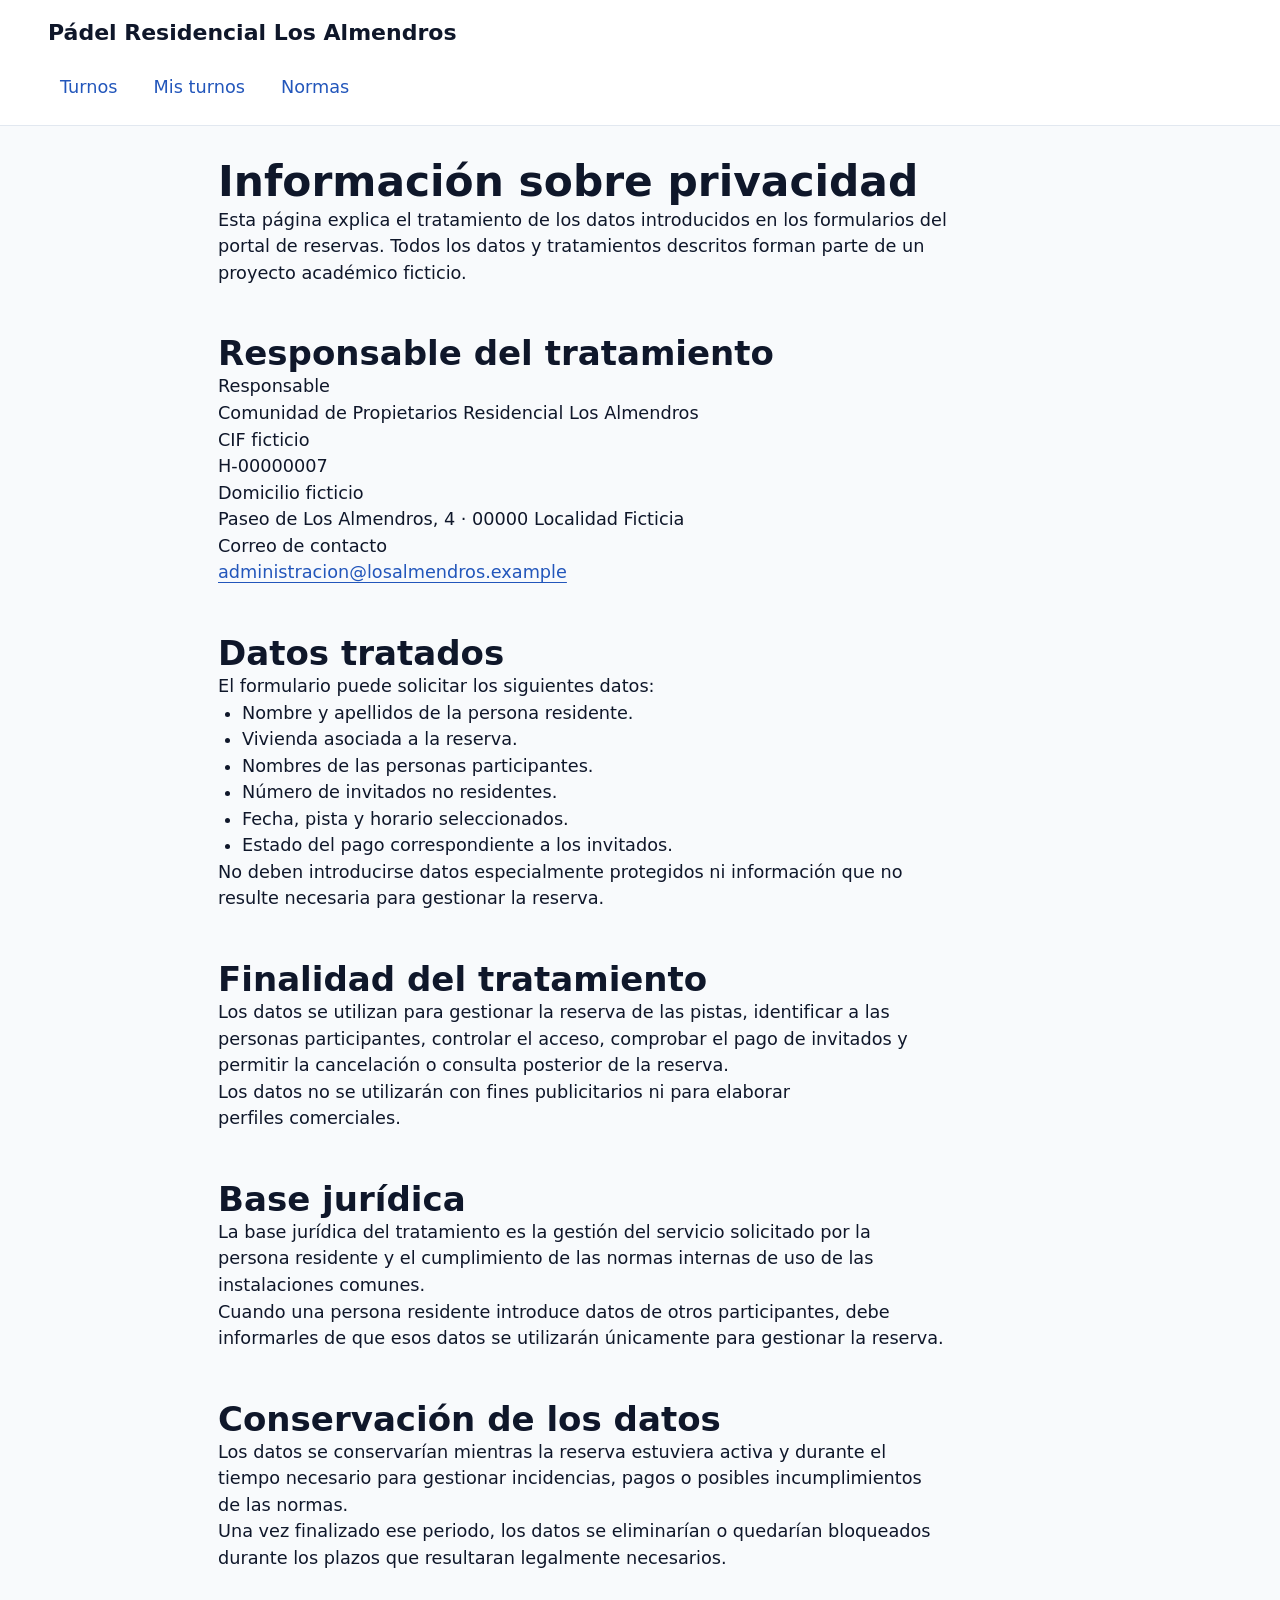
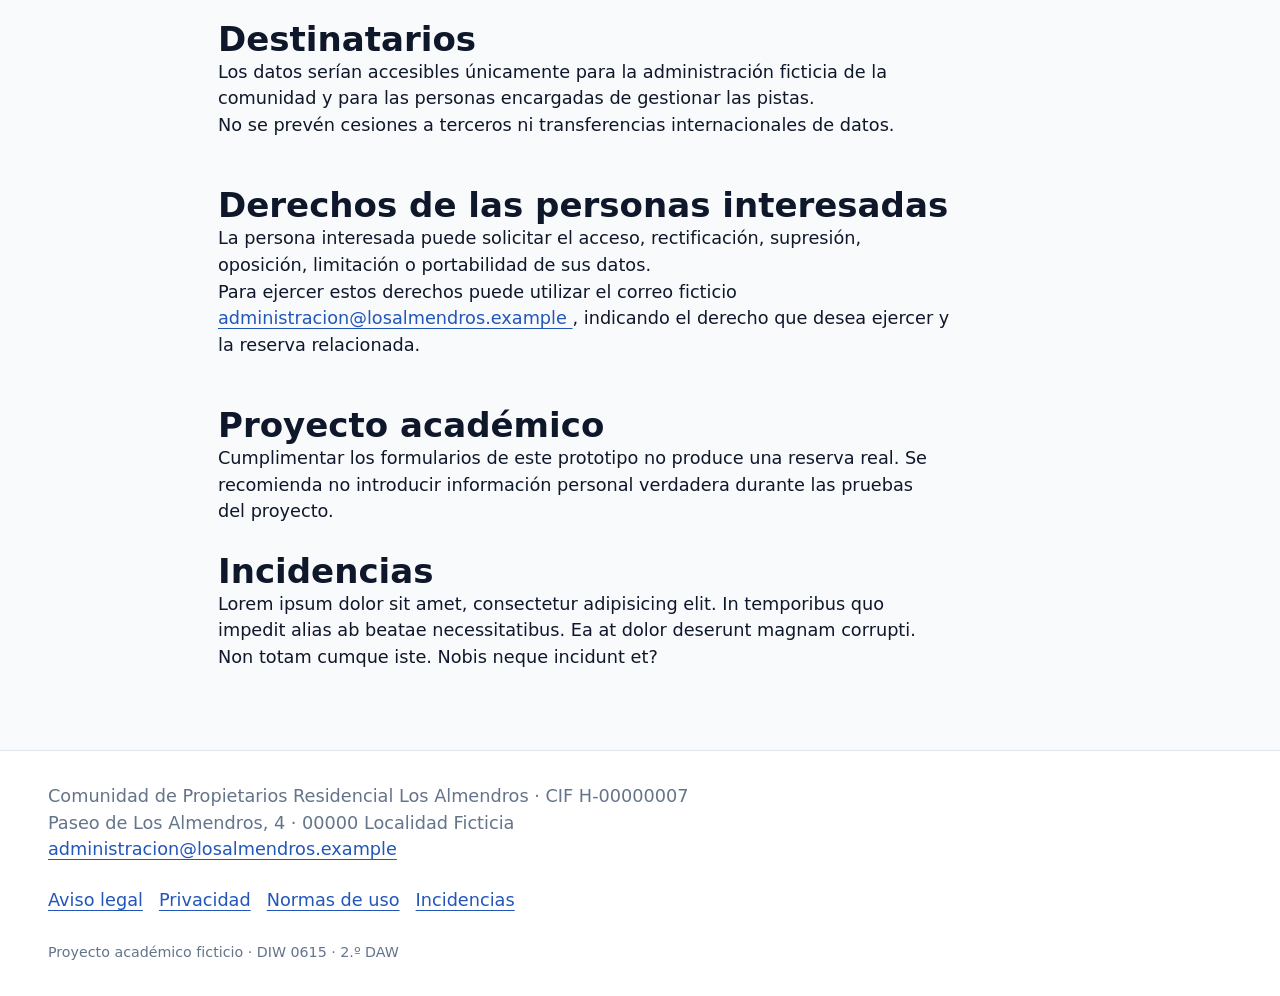
<file: privacidad.html>
<!doctype html>
<html lang="es">
<head>
  <meta charset="utf-8">
  <meta name="viewport" content="width=device-width, initial-scale=1">

  <!-- Título único de la página de privacidad. -->
  <title>Privacidad · Pádel Residencial Los Almendros</title>

  <!-- Hoja de estilos compilada desde los archivos SCSS. -->
  <link rel="stylesheet" href="css/estilos.css">
</head>

<body>
  <!-- Permite acceder directamente al contenido con el teclado. -->
  <a class="salto" href="#contenido">Saltar al contenido</a>

  <!-- Cabecera común del portal. -->
  <header class="cabecera">
    <div class="cabecera__interior contenedor">
      <!-- La marca enlaza con la página principal. -->
      <a class="cabecera__marca" href="index.html">
        Pádel Residencial Los Almendros
      </a>

      <!-- Navegación principal común. -->
      <nav class="menu" aria-label="Principal">
        <ul class="menu__lista">
          <li>
            <a class="menu__enlace" href="index.html">
              Turnos
            </a>
          </li>

          <li>
            <a class="menu__enlace" href="mis-turnos.html">
              Mis turnos
            </a>
          </li>

          <li>
            <a class="menu__enlace" href="normas.html">
              Normas
            </a>
          </li>
        </ul>
      </nav>
    </div>
  </header>

  <!-- Información sobre el tratamiento ficticio de datos personales. -->
  <main id="contenido" class="lectura contenedor">
    <h1>Información sobre privacidad</h1>

    <p>
      Esta página explica el tratamiento de los datos introducidos en
      los formularios del portal de reservas. Todos los datos y
      tratamientos descritos forman parte de un proyecto académico
      ficticio.
    </p>

    <!-- Identifica al responsable ficticio del tratamiento. -->
    <section class="lectura__seccion">
      <h2>Responsable del tratamiento</h2>

      <dl>
        <div>
          <dt>Responsable</dt>
          <dd>
            Comunidad de Propietarios Residencial Los Almendros
          </dd>
        </div>

        <div>
          <dt>CIF ficticio</dt>
          <dd>H-00000007</dd>
        </div>

        <div>
          <dt>Domicilio ficticio</dt>
          <dd>
            Paseo de Los Almendros, 4 ·
            00000 Localidad Ficticia
          </dd>
        </div>

        <div>
          <dt>Correo de contacto</dt>
          <dd>
            <a href="mailto:administracion@losalmendros.example">
              administracion@losalmendros.example
            </a>
          </dd>
        </div>
      </dl>
    </section>

    <!-- Enumera los datos solicitados en el formulario de reserva. -->
    <section class="lectura__seccion">
      <h2>Datos tratados</h2>

      <p>
        El formulario puede solicitar los siguientes datos:
      </p>

      <ul>
        <li>Nombre y apellidos de la persona residente.</li>
        <li>Vivienda asociada a la reserva.</li>
        <li>Nombres de las personas participantes.</li>
        <li>Número de invitados no residentes.</li>
        <li>Fecha, pista y horario seleccionados.</li>
        <li>Estado del pago correspondiente a los invitados.</li>
      </ul>

      <p>
        No deben introducirse datos especialmente protegidos ni
        información que no resulte necesaria para gestionar la reserva.
      </p>
    </section>

    <!-- Explica para qué se utilizan los datos introducidos. -->
    <section class="lectura__seccion">
      <h2>Finalidad del tratamiento</h2>

      <p>
        Los datos se utilizan para gestionar la reserva de las pistas,
        identificar a las personas participantes, controlar el acceso,
        comprobar el pago de invitados y permitir la cancelación o
        consulta posterior de la reserva.
      </p>

      <p>
        Los datos no se utilizarán con fines publicitarios ni para
        elaborar perfiles comerciales.
      </p>
    </section>

    <!-- Indica el motivo que permite realizar el tratamiento. -->
    <section class="lectura__seccion">
      <h2>Base jurídica</h2>

      <p>
        La base jurídica del tratamiento es la gestión del servicio
        solicitado por la persona residente y el cumplimiento de las
        normas internas de uso de las instalaciones comunes.
      </p>

      <p>
        Cuando una persona residente introduce datos de otros
        participantes, debe informarles de que esos datos se utilizarán
        únicamente para gestionar la reserva.
      </p>
    </section>

    <!-- Define durante cuánto tiempo se conservarían los datos. -->
    <section class="lectura__seccion">
      <h2>Conservación de los datos</h2>

      <p>
        Los datos se conservarían mientras la reserva estuviera activa
        y durante el tiempo necesario para gestionar incidencias,
        pagos o posibles incumplimientos de las normas.
      </p>

      <p>
        Una vez finalizado ese periodo, los datos se eliminarían o
        quedarían bloqueados durante los plazos que resultaran
        legalmente necesarios.
      </p>
    </section>

    <!-- Informa sobre posibles destinatarios de los datos. -->
    <section class="lectura__seccion">
      <h2>Destinatarios</h2>

      <p>
        Los datos serían accesibles únicamente para la administración
        ficticia de la comunidad y para las personas encargadas de
        gestionar las pistas.
      </p>

      <p>
        No se prevén cesiones a terceros ni transferencias
        internacionales de datos.
      </p>
    </section>

    <!-- Explica los derechos de las personas interesadas. -->
    <section class="lectura__seccion">
      <h2>Derechos de las personas interesadas</h2>

      <p>
        La persona interesada puede solicitar el acceso, rectificación,
        supresión, oposición, limitación o portabilidad de sus datos.
      </p>

      <p>
        Para ejercer estos derechos puede utilizar el correo ficticio
        <a href="mailto:administracion@losalmendros.example">
          administracion@losalmendros.example
        </a>, indicando el derecho que desea ejercer y la reserva
        relacionada.
      </p>
    </section>

    <!-- Aclara la naturaleza académica de la información. -->
    <section class="lectura__seccion">
      <h2>Proyecto académico</h2>

      <p>
        Cumplimentar los formularios de este prototipo no produce una
        reserva real. Se recomienda no introducir información personal
        verdadera durante las pruebas del proyecto.
      </p>
    </section><br>

    <section class="incidencias">
      <h2 id="incidencia">Incidencias</h2>
      <p>Lorem ipsum dolor sit amet, consectetur adipisicing elit. In temporibus quo impedit alias ab beatae necessitatibus. Ea at dolor deserunt magnam corrupti. Non totam cumque iste. Nobis neque incidunt et?</p>
    </section>
  </main>

  <!-- Pie común con los datos LSSI ficticios del Caso 07. -->
  <footer class="pie">
    <div class="pie__interior contenedor">
      <!-- Datos del titular ficticio del portal. -->
      <address class="pie__datos">
        Comunidad de Propietarios Residencial Los Almendros ·
        CIF H-00000007<br>
        Paseo de Los Almendros, 4 ·
        00000 Localidad Ficticia<br>

        <a href="mailto:administracion@losalmendros.example">
          administracion@losalmendros.example
        </a>
      </address>

      <!-- Navegación legal común del portal. -->
      <nav aria-label="Legal">
        <ul class="pie__enlaces">
          <li>
            <a href="aviso-legal.html">
              Aviso legal
            </a>
          </li>

          <li>
            <a href="privacidad.html" aria-current="page">
              Privacidad
            </a>
          </li>

          <li>
            <a href="normas.html">
              Normas de uso
            </a>
          </li>
          <li>
            <a href="incidencias.html">Incidencias</a>
          </li>
        </ul>
      </nav>

      <!-- Identifica la web como proyecto académico ficticio. -->
      <p class="pie__nota">
        <small>
          Proyecto académico ficticio · DIW 0615 · 2.º DAW
        </small>
      </p>
    </div>
  </footer>
</body>
</html>
</file>
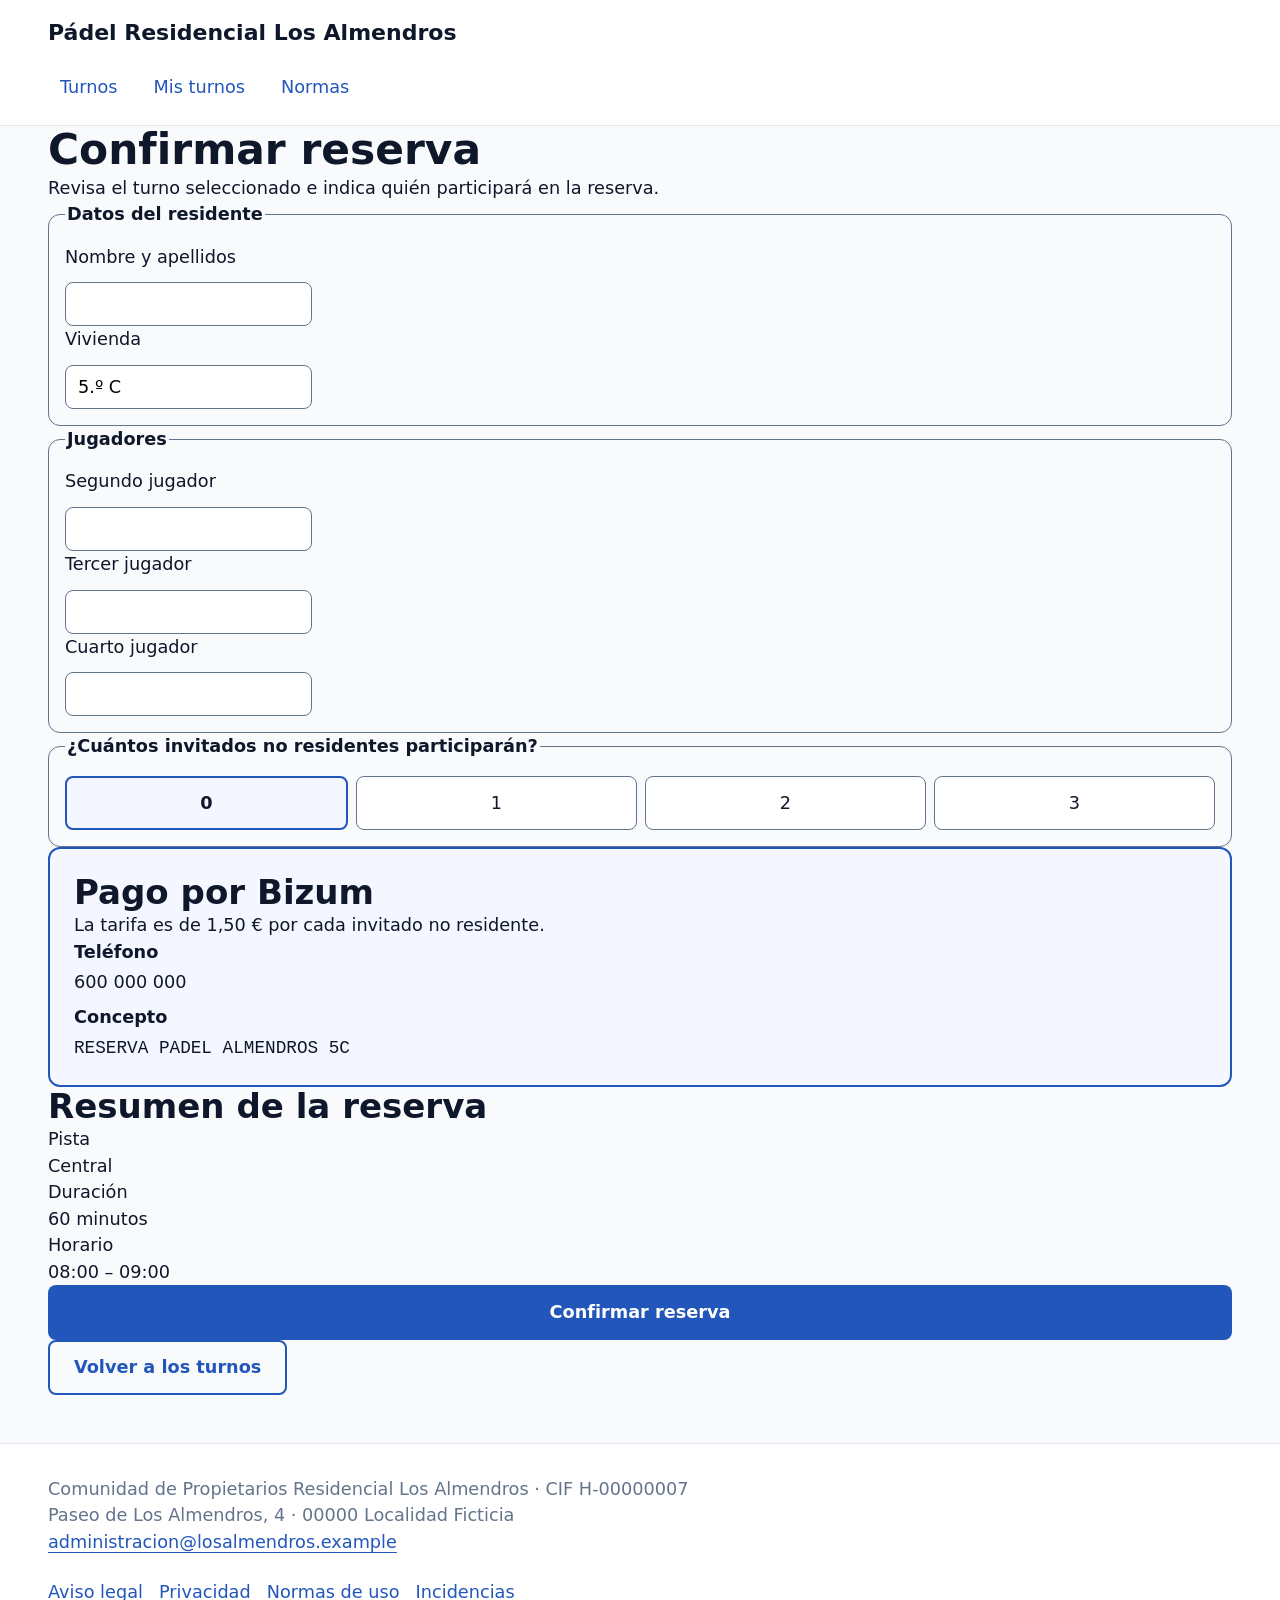
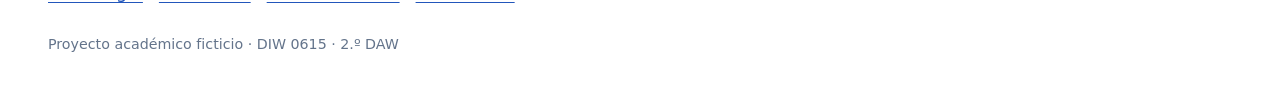
<file: reservas.html>
<!doctype html>
<html lang="es">
<head>
  <meta charset="utf-8">
  <meta name="viewport" content="width=device-width, initial-scale=1">

  <!-- Título único de la página de confirmación. -->
  <title>Confirmar reserva · Pádel Residencial Los Almendros</title>

  <!-- Hoja de estilos compilada desde los archivos SCSS. -->
  <link rel="stylesheet" href="css/estilos.css">
</head>

<body>
  <!-- Permite saltar directamente al contenido con el teclado. -->
  <a class="salto" href="#contenido">Saltar al contenido</a>

  <!-- Cabecera común del portal. -->
  <header class="cabecera">
    <div class="cabecera__interior contenedor">
      <!-- La marca permite volver a la página principal. -->
      <a class="cabecera__marca" href="index.html">
        Pádel Residencial Los Almendros
      </a>

      <!-- Navegación principal presente en todas las páginas. -->
      <nav class="menu" aria-label="Principal">
        <ul class="menu__lista">
          <li>
            <a class="menu__enlace" href="index.html">
              Turnos
            </a>
          </li>

          <li>
            <a class="menu__enlace" href="mis-turnos.html">
              Mis turnos
            </a>
          </li>

          <li>
            <a class="menu__enlace" href="normas.html">
              Normas
            </a>
          </li>
        </ul>
      </nav>
    </div>
  </header>

  <!-- Formulario para completar y confirmar la reserva. -->
  <main id="contenido" class="reserva contenedor">
    <h1>Confirmar reserva</h1>

    <p>
      Revisa el turno seleccionado e indica quién participará
      en la reserva.
    </p>

    <!-- El formulario continúa hacia el justificante. -->
    <form
      class="reserva__formulario"
      action="justificante.html"
      method="get"
    >
      <!-- Datos del residente que realiza la reserva. -->
      <fieldset class="reserva__grupo">
        <legend>Datos del residente</legend>

        <label for="nombre">
          Nombre y apellidos
        </label>

        <input
          id="nombre"
          name="nombre"
          type="text"
          autocomplete="name"
          required
        >

        <label for="vivienda">
          Vivienda
        </label>

        <input
          id="vivienda"
          name="vivienda"
          type="text"
          value="5.º C"
          readonly
        >
      </fieldset>

      <!-- Datos del resto de jugadores de la reserva. -->
      <fieldset class="reserva__grupo">
        <legend>Jugadores</legend>

        <label for="jugador-dos">
          Segundo jugador
        </label>

        <input
          id="jugador-dos"
          name="jugador-dos"
          type="text"
          required
        >

        <label for="jugador-tres">
          Tercer jugador
        </label>

        <input
          id="jugador-tres"
          name="jugador-tres"
          type="text"
        >

        <label for="jugador-cuatro">
          Cuarto jugador
        </label>

        <input
          id="jugador-cuatro"
          name="jugador-cuatro"
          type="text"
        >
      </fieldset>

      <!-- Selector reutilizado para indicar los invitados no residentes. -->
      <fieldset class="invitados">
        <legend>
          ¿Cuántos invitados no residentes participarán?
        </legend>

        <!-- La opción inicial indica que no hay invitados. -->
        <label class="invitados__opcion">
          <input
            class="invitados__control"
            type="radio"
            name="invitados"
            value="0"
            checked
          >
          0
        </label>

        <label class="invitados__opcion">
          <input
            class="invitados__control"
            type="radio"
            name="invitados"
            value="1"
          >
          1
        </label>

        <label class="invitados__opcion">
          <input
            class="invitados__control"
            type="radio"
            name="invitados"
            value="2"
          >
          2
        </label>

        <label class="invitados__opcion">
          <input
            class="invitados__control"
            type="radio"
            name="invitados"
            value="3"
          >
          3
        </label>
      </fieldset>

      <!-- Informa del pago exigido cuando participan invitados. -->
      <section class="aviso" aria-labelledby="titulo-pago">
        <h2 class="aviso__titulo" id="titulo-pago">
          Pago por Bizum
        </h2>

        <p>
          La tarifa es de 1,50 € por cada invitado no residente.
        </p>

        <dl class="aviso__datos">
          <div class="aviso__dato">
            <dt class="aviso__etiqueta">Teléfono</dt>

            <dd class="aviso__valor">
              600 000 000
            </dd>
          </div>

          <div class="aviso__dato">
            <dt class="aviso__etiqueta">Concepto</dt>

            <dd class="aviso__valor aviso__concepto">
              RESERVA PADEL ALMENDROS 5C
            </dd>
          </div>
        </dl>
      </section>

      <!-- Resumen provisional del turno elegido en la página anterior. -->
      <section
        class="reserva__resumen"
        aria-labelledby="titulo-resumen"
      >
        <h2 id="titulo-resumen">
          Resumen de la reserva
        </h2>

        <dl>
          <div>
            <dt>Pista</dt>
            <dd>Central</dd>
          </div>

          <div>
            <dt>Duración</dt>
            <dd>60 minutos</dd>
          </div>

          <div>
            <dt>Horario</dt>
            <dd>08:00 – 09:00</dd>
          </div>
        </dl>
      </section>

      <!-- Envía el formulario hacia la página del justificante. -->
      <button class="boton boton--bloque" type="submit">
        Confirmar reserva
      </button>

      <!-- Permite volver a la selección de turno. -->
      <a class="boton boton--secundario" href="index.html">
        Volver a los turnos
      </a>
    </form>
  </main>

  <!-- Pie común con los datos LSSI ficticios del Caso 07. -->
  <footer class="pie">
    <div class="pie__interior contenedor">
      <!-- Datos del titular ficticio del portal. -->
      <address class="pie__datos">
        Comunidad de Propietarios Residencial Los Almendros ·
        CIF H-00000007<br>
        Paseo de Los Almendros, 4 ·
        00000 Localidad Ficticia<br>

        <a href="mailto:administracion@losalmendros.example">
          administracion@losalmendros.example
        </a>
      </address>

      <!-- Navegación legal común del portal. -->
      <nav aria-label="Legal">
        <ul class="pie__enlaces">
          <li>
            <a href="aviso-legal.html">Aviso legal</a>
          </li>

          <li>
            <a href="privacidad.html">Privacidad</a>
          </li>

          <li>
            <a href="normas.html">Normas de uso</a>
          </li>
          <li>
            <a href="incidencias.html">Incidencias</a>
          </li>
        </ul>
      </nav>

      <!-- Identifica la web como proyecto académico ficticio. -->
      <p class="pie__nota">
        <small>
          Proyecto académico ficticio · DIW 0615 · 2.º DAW
        </small>
      </p>
    </div>
  </footer>
</body>
</html>
</file>
<file: css/estilos.css>
@charset "UTF-8";
@layer reset, tokens, base, layout, components, utilities;
@layer tokens {
  :root {
    --color-fondo: light-dark(#f8fafc, #0f172a);
    --color-superficie: light-dark(#fff, #1e293b);
    --color-texto: light-dark(#0f172a, #f8fafc);
    --color-texto-suave: light-dark(#64748b, #94a3b8);
    --color-borde: light-dark(#e2e8f0, #64748b);
    --color-borde-control: light-dark(#64748b, #94a3b8);
    --color-acento: light-dark(#2256bb, #77a4f6);
    --color-acento-hover: light-dark(#1b4493, #a7c4ff);
    --color-sobre-acento: light-dark(#fff, #0f172a);
    --color-acento-tenue: light-dark(#f4f7ff, #08152f);
    --color-exito: light-dark(#047857, #6ee7b7);
    --color-exito-tenue: light-dark(#ecfdf5, #022c22);
    --color-foco: light-dark(#2256bb, #77a4f6);
    --paso-menos-1: clamp(0.8333rem, 0.8111rem + 0.099vw, 0.9rem);
    --paso-0: clamp(1rem, 0.9583rem + 0.185vw, 1.125rem);
    --paso-1: clamp(1.2rem, 1.1312rem + 0.306vw, 1.4063rem);
    --paso-2: clamp(1.44rem, 1.3341rem + 0.471vw, 1.7578rem);
    --paso-3: clamp(1.728rem, 1.5716rem + 0.695vw, 2.1973rem);
    --paso-4: clamp(2.0736rem, 1.8493rem + 0.997vw, 2.7466rem);
    --paso-5: clamp(2.4883rem, 2.1734rem + 1.4vw, 3.4332rem);
    --fuente-base: system-ui, -apple-system, 'Segoe UI', Roboto, sans-serif;
    --fuente-mono: ui-monospace, 'Cascadia Code', Menlo, monospace;
    --interlineado-titulo: 1.15;
    --interlineado-texto: 1.5;
    --espacio-3xs: 0.25rem;
    --espacio-2xs: 0.5rem;
    --espacio-xs: 0.75rem;
    --espacio-s: 1rem;
    --espacio-m: 1.5rem;
    --espacio-l: 2rem;
    --espacio-xl: 3rem;
    --espacio-2xl: 4rem;
    --radio-control: 0.5rem;
    --radio-tarjeta: 0.75rem;
    --radio-pildora: 999px;
    --sombra-tarjeta: 0 1px 2px rgb(15 23 42 / 0.08), 0 4px 12px rgb(15 23 42 / 0.06);
  }
  :where(:root) {
    color-scheme: light dark;
  }
  :where(:root:has([name=tema][value=claro]:checked)) {
    color-scheme: light;
  }
  :where(:root:has([name=tema][value=oscuro]:checked)) {
    color-scheme: dark;
  }
}
@layer reset {
  *,
  *::before,
  *::after {
    box-sizing: border-box;
  }
  * {
    margin: 0;
  }
  html {
    text-size-adjust: none;
  }
  body {
    min-block-size: 100dvh;
  }
  img,
  picture,
  svg,
  video {
    display: block;
    max-inline-size: 100%;
    block-size: auto;
  }
  input,
  button,
  textarea,
  select {
    font: inherit;
  }
  p,
  h1,
  h2,
  h3,
  h4 {
    overflow-wrap: break-word;
  }
  @media (prefers-reduced-motion: reduce) {
    *,
    *::before,
    *::after {
      transition-duration: 0.01ms !important;
      animation-duration: 0.01ms !important;
      animation-iteration-count: 1 !important;
    }
  }
}
@layer base {
  body {
    background-color: var(--color-fondo);
    color: var(--color-texto);
    font-family: var(--fuente-base);
    font-size: var(--paso-0);
    line-height: var(--interlineado-texto);
  }
  h1,
  h2,
  h3 {
    line-height: var(--interlineado-titulo);
    text-wrap: balance;
  }
  h1 {
    font-size: var(--paso-4);
  }
  h2 {
    font-size: var(--paso-3);
  }
  h3 {
    font-size: var(--paso-2);
  }
  a {
    color: var(--color-acento);
    text-underline-offset: 0.2em;
  }
  a:hover {
    text-decoration-thickness: 2px;
  }
  :focus-visible {
    outline: 3px solid var(--color-foco);
    outline-offset: 2px;
  }
  code {
    font-family: var(--fuente-mono);
    font-size: 0.9em;
  }
  p {
    max-inline-size: 65ch;
    text-wrap: pretty;
  }
  small {
    font-size: var(--paso-menos-1);
    color: var(--color-texto-suave);
  }
  strong {
    font-weight: 700;
  }
  ul,
  ol {
    padding-inline-start: var(--espacio-m);
  }
  hr {
    border: 0;
    border-top: 1px solid var(--color-borde);
    margin-block: var(--espacio-m);
  }
  table {
    inline-size: 100%;
    border-collapse: collapse;
  }
  th,
  td {
    padding: var(--espacio-xs);
    border: 1px solid var(--color-borde);
  }
  td {
    text-align: right;
  }
  fieldset {
    padding: var(--espacio-s);
    border: 1px solid var(--color-borde-control);
    border-radius: var(--radio-tarjeta);
  }
  legend {
    font-weight: 700;
  }
  label {
    display: block;
    margin-block-end: var(--espacio-xs);
  }
  input,
  select {
    min-block-size: 2.75rem;
    min-inline-size: 2.75rem;
    border: 1px solid var(--color-borde-control);
    border-radius: var(--radio-control);
    padding-inline: var(--espacio-xs);
  }
}
@layer layout {
  .contenedor {
    inline-size: min(100% - 2 * var(--espacio-s), 75rem);
    margin-inline: auto;
  }
  @media (min-width: 64em) {
    .contenedor {
      inline-size: min(100% - 2 * var(--espacio-xl), 75rem);
    }
  }
}
@layer components {
  .boton {
    min-block-size: 2.75rem;
    min-inline-size: 2.75rem;
    display: inline-flex;
    gap: var(--espacio-2xs);
    align-items: center;
    justify-content: center;
    padding-block: var(--espacio-xs);
    padding-inline: var(--espacio-m);
    border: 2px solid transparent;
    border-radius: var(--radio-control);
    background-color: var(--color-acento);
    color: var(--color-sobre-acento);
    font-weight: 700;
    text-decoration: none;
    cursor: pointer;
    transition: background-color 150ms ease;
  }
  .boton:hover {
    background-color: var(--color-acento-hover);
  }
  .boton:focus-visible {
    outline: 3px solid var(--color-foco);
    outline-offset: 2px;
  }
  .boton:disabled {
    opacity: 0.5;
    cursor: not-allowed;
  }
  .boton--bloque {
    inline-size: 100%;
  }
  .boton--secundario {
    border-color: currentcolor;
    background-color: transparent;
    color: var(--color-acento);
  }
  .boton--secundario:hover {
    background-color: var(--color-acento-tenue);
  }
}
@layer components {
  .turno {
    display: flex;
    flex-direction: column;
    gap: var(--espacio-2xs);
    min-block-size: 44px;
    padding: var(--espacio-s);
    border: 2px solid var(--color-borde);
    border-radius: var(--radio-tarjeta);
    background-color: var(--color-superficie);
    cursor: pointer;
    transition: border-color 150ms ease, background-color 150ms ease;
  }
  .turno__control {
    position: absolute;
    opacity: 0;
  }
  .turno__hora {
    font-size: var(--paso-1);
    font-weight: 700;
  }
  .turno__estado {
    color: var(--color-texto-suave);
  }
  .turno:has(:checked) {
    border-color: var(--color-acento);
    background-color: var(--color-acento-tenue);
  }
  .turno:has(:disabled) {
    border-style: dashed;
    opacity: 0.7;
    cursor: not-allowed;
  }
  .turno:has(:focus-visible) {
    outline: 3px solid var(--color-foco);
    outline-offset: 2px;
  }
}
@layer components {
  .guia {
    display: grid;
    gap: var(--espacio-xl);
    padding-block: var(--espacio-l);
  }
  .guia__seccion {
    display: grid;
    gap: var(--espacio-s);
  }
  .guia__desplazable {
    overflow-x: auto;
  }
  .guia__tabla {
    inline-size: 100%;
    border-collapse: collapse;
  }
  .guia__tabla th,
  .guia__tabla td {
    padding: var(--espacio-2xs);
    border-block-end: 1px solid var(--color-borde);
    text-align: start;
    vertical-align: middle;
  }
  .guia__tabla code {
    white-space: nowrap;
  }
  .guia__tipo {
    font-size: var(--tam);
    line-height: var(--interlineado-titulo);
  }
  .guia__fila {
    display: flex;
    flex-wrap: wrap;
    gap: var(--espacio-s);
    align-items: center;
  }
  .guia-cabecera {
    display: flex;
    flex-wrap: wrap;
    gap: var(--espacio-s);
    align-items: center;
    justify-content: space-between;
    padding-block: var(--espacio-s);
    border-block-end: 1px solid var(--color-borde);
  }
  .muestra {
    display: block;
    inline-size: 3rem;
    block-size: 3rem;
    border: 1px solid var(--color-borde);
    border-radius: var(--radio-control);
    background-color: var(--muestra);
  }
  .barra {
    display: block;
    inline-size: var(--ancho);
    block-size: var(--espacio-s);
    border-radius: var(--radio-control);
    background-color: var(--color-acento);
  }
  .selector-tema {
    display: flex;
    gap: var(--espacio-s);
    align-items: center;
    border: 0;
    padding: 0;
  }
  .selector-tema legend {
    float: inline-start;
    margin-inline-end: var(--espacio-2xs);
    font-weight: 700;
  }
}
@layer components {
  .invitados {
    display: flex;
    flex-wrap: wrap;
    gap: var(--espacio-2xs);
    padding: var(--espacio-s);
  }
  .invitados__opcion {
    min-block-size: 2.75rem;
    min-inline-size: 2.75rem;
    display: inline-flex;
    flex: 1;
    align-items: center;
    justify-content: center;
    min-inline-size: 44px;
    margin: 0;
    padding: var(--espacio-xs);
    border: 1px solid var(--color-borde-control);
    border-radius: var(--radio-control);
    background-color: var(--color-superficie);
    cursor: pointer;
  }
  .invitados__control {
    position: absolute;
    opacity: 0;
  }
  .invitados__opcion:has(:checked) {
    border-width: 2px;
    border-color: var(--color-acento);
    background-color: var(--color-acento-tenue);
    font-weight: 700;
  }
  .invitados__opcion:has(:focus-visible) {
    outline: 3px solid var(--color-foco);
    outline-offset: 2px;
  }
}
@layer components {
  .aviso {
    padding: var(--espacio-m);
    border: 2px solid var(--color-acento);
    border-radius: var(--radio-tarjeta);
    background-color: var(--color-acento-tenue);
  }
  .aviso__titulo {
    margin-block-start: 0;
  }
  .aviso__datos {
    display: grid;
    gap: var(--espacio-2xs);
    margin: 0;
  }
  .aviso__dato {
    display: grid;
    gap: var(--espacio-3xs);
  }
  .aviso__etiqueta {
    font-weight: 700;
  }
  .aviso__valor {
    margin: 0;
  }
  .aviso__concepto {
    font-family: var(--fuente-mono);
    overflow-wrap: anywhere;
  }
}
@layer components {
  /* Enlace que permite saltar directamente al contenido principal. */
  .salto {
    position: absolute;
    inset-block-start: var(--espacio-2xs);
    inset-inline-start: var(--espacio-2xs);
    z-index: 1;
    padding: var(--espacio-xs);
    border-radius: var(--radio-control);
    background-color: var(--color-acento);
    color: var(--color-sobre-acento);
    font-weight: 700;
    transform: translateY(-200%);
  }
  /* Hace visible el enlace de salto al recibir foco. */
  .salto:focus-visible {
    transform: translateY(0);
  }
  /* Cabecera común de las páginas del portal. */
  .cabecera {
    border-block-end: 1px solid var(--color-borde);
    background-color: var(--color-superficie);
  }
  /* Organiza la marca y la navegación principal. */
  .cabecera__interior {
    display: flex;
    flex-direction: column;
    gap: var(--espacio-s);
    padding-block: var(--espacio-s);
  }
  /* Enlace que muestra el nombre de la comunidad. */
  .cabecera__marca {
    color: var(--color-texto);
    font-size: var(--paso-1);
    font-weight: 700;
    text-decoration: none;
  }
  /* Elimina las viñetas y organiza los enlaces del menú. */
  .menu__lista {
    display: flex;
    flex-wrap: wrap;
    gap: var(--espacio-xs);
    margin: 0;
    padding: 0;
    list-style: none;
  }
  /* Define el área táctil de cada enlace del menú. */
  .menu__enlace {
    min-block-size: 2.75rem;
    min-inline-size: 2.75rem;
    display: inline-flex;
    align-items: center;
    padding-inline: var(--espacio-xs);
    border-radius: var(--radio-control);
    text-decoration: none;
  }
  /* Destaca el enlace sobre el que se sitúa el puntero. */
  .menu__enlace:hover {
    background-color: var(--color-acento-tenue);
  }
}
@layer components {
  /* Pie común con los datos legales ficticios. */
  .pie {
    margin-block-start: var(--espacio-xl);
    border-block-start: 1px solid var(--color-borde);
    background-color: var(--color-superficie);
  }
  /* Organiza los bloques internos del pie. */
  .pie__interior {
    display: grid;
    gap: var(--espacio-m);
    padding-block: var(--espacio-l);
  }
  /* Presenta los datos de contacto sin cursiva. */
  .pie__datos {
    color: var(--color-texto-suave);
    font-style: normal;
    line-height: var(--interlineado-texto);
  }
  /* Organiza los enlaces legales sin viñetas. */
  .pie__enlaces {
    display: flex;
    flex-wrap: wrap;
    gap: var(--espacio-s);
    margin: 0;
    padding: 0;
    list-style: none;
  }
  /* Identifica la web como proyecto académico ficticio. */
  .pie__nota {
    margin: 0;
  }
}
@layer components {
  /* Representa un bloque provisional dentro del wireframe. */
  .hueco {
    display: grid;
    min-block-size: 8rem;
    max-inline-size: none;
    place-items: center;
    padding: var(--espacio-m);
    border: 2px dashed var(--color-borde-control);
    border-radius: var(--radio-tarjeta);
    background-color: var(--color-superficie);
    color: var(--color-texto-suave);
    text-align: center;
  }
}
@layer components {
  /* Limita la anchura para facilitar la lectura de textos largos. */
  .lectura {
    max-inline-size: 75ch;
    padding-block: var(--espacio-l);
  }
  /* Separa visualmente las secciones del contenido. */
  .lectura__seccion {
    margin-block-start: var(--espacio-xl);
  }
}
@layer utilities {
  .visualmente-oculto {
    position: absolute !important;
    inline-size: 1px !important;
    block-size: 1px !important;
    overflow: hidden !important;
    clip-path: inset(50%) !important;
    white-space: nowrap !important;
  }
}
</file>
